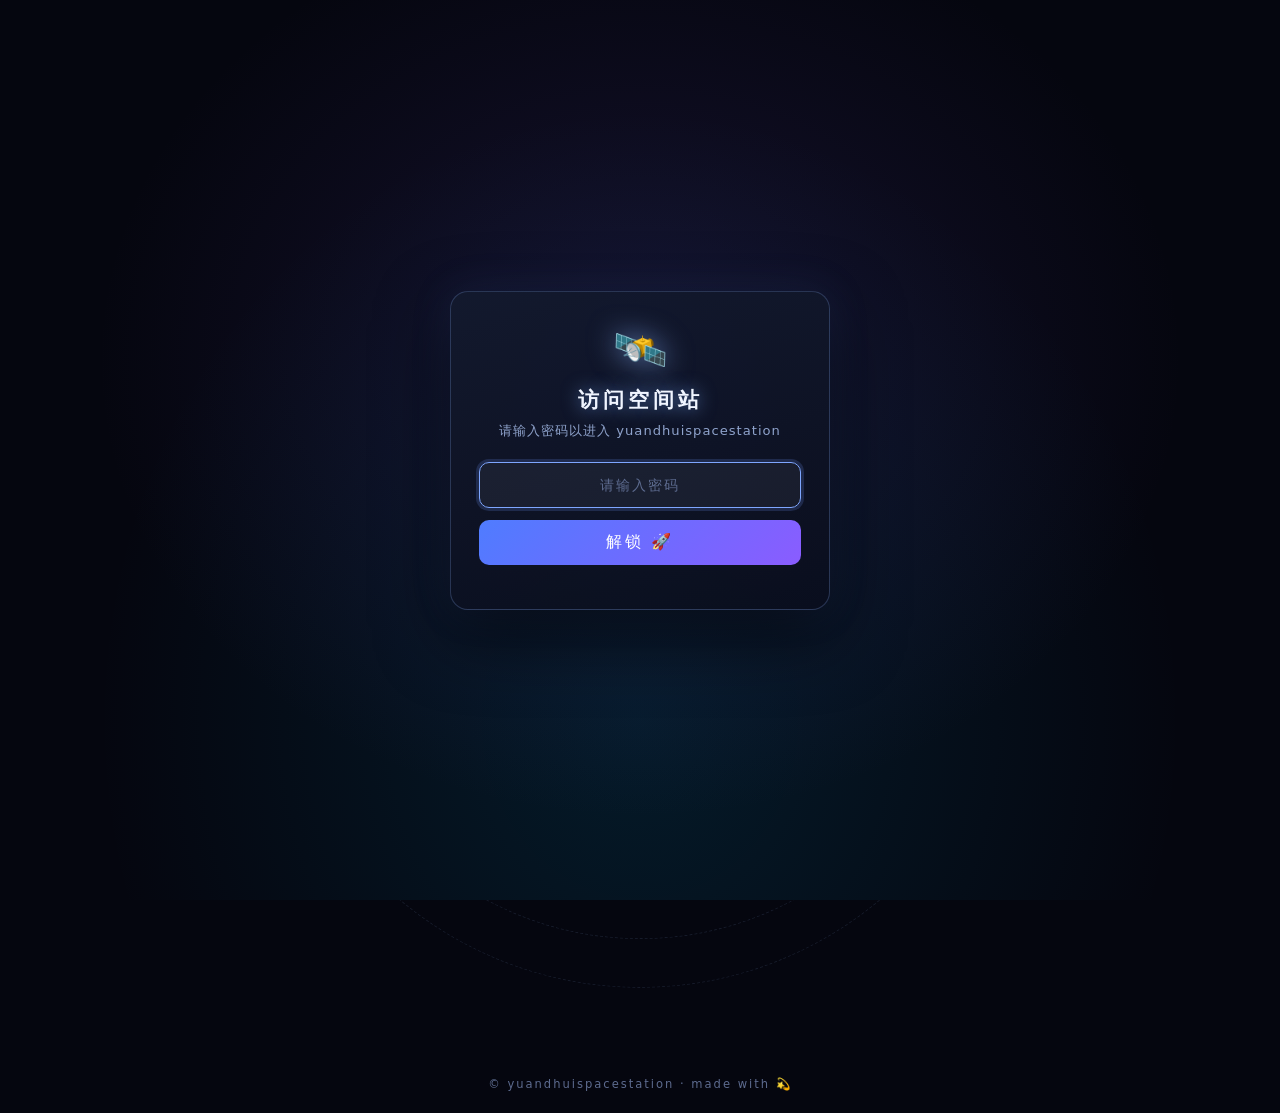
<file: index.html>
<!DOCTYPE html>
<html lang="zh-CN">
<head>
  <meta charset="UTF-8">
  <!-- 移动端适配：视口设置 -->
  <meta name="viewport" content="width=device-width, initial-scale=1.0">
  <meta name="description" content="yuandhuispacestation — 星空主题空间站：地球相册、火星2048、土星留言板">
  <title>yuandhuispacestation</title>
  <!-- emoji 小图标（无需外部文件） -->
  <link rel="icon" href="data:image/svg+xml,<svg xmlns='http://www.w3.org/2000/svg' viewBox='0 0 100 100'><text y='.9em' font-size='90'>🪐</text></svg>">
  <link rel="stylesheet" href="style.css">
</head>
<body>

  <!-- ============ 密码保护层（最先显示，验证通过后隐藏） ============ -->
  <div class="lock-screen" id="lockScreen">
    <div class="lock-box">
      <div class="lock-icon">🛰️</div>
      <h2 class="lock-title">访问空间站</h2>
      <p class="lock-tip">请输入密码以进入 yuandhuispacestation</p>
      <form class="lock-form" id="lockForm" autocomplete="off">
        <input
          type="password"
          id="lockInput"
          class="lock-input"
          placeholder="请输入密码"
          autocomplete="off"
          inputmode="numeric"
          maxlength="32"
          required>
        <button type="submit" class="lock-btn">解锁 🚀</button>
      </form>
      <p class="lock-error" id="lockError">密码错误，请重新输入</p>
    </div>
  </div>

  <!-- ============ 背景层（最底层，不拦截点击） ============ -->
  <div class="nebula" aria-hidden="true"></div>          <!-- 星云光晕（CSS 渐变） -->
  <canvas id="starfield" aria-hidden="true"></canvas>   <!-- 闪烁星星 + 流星（JS 绘制） -->

  <!-- ============ 背景音乐开关（默认静音） ============ -->
  <button id="musicToggle" class="music-btn" aria-label="播放背景音乐" title="播放背景音乐">🔇</button>

  <!-- ============ 页面标题 ============ -->
  <header>
    <h1 class="title">yuandhuispacestation</h1>
    <p class="subtitle">WELCOME TO OUR SPACE STATION</p>
    <p class="hint">太阳系八大行星绕日运行 · 点击 🌏地球 / 🔴火星 / 🪐土星 / 🐈金星 开启探索</p>
  </header>

  <!-- ============ 太阳系：八大行星轨道运行图（地球/火星/土星可点击弹窗） ============ -->
  <main class="space">

    <div class="solar-system" aria-label="太阳系八大行星轨道运行图">

      <!-- 中心太阳 -->
      <div class="sun" aria-hidden="true"></div>

      <!-- 水星（装饰，不可点击） -->
      <div class="orbit" style="--r:8"></div>
      <div class="revolver" style="--r:8;--t:4s">
        <div class="planet-mini mercury" title="水星"></div>
      </div>

      <!-- 🐈 金星：点击进入撸猫屋 -->
      <div class="orbit" style="--r:12"></div>
      <div class="revolver" style="--r:12;--t:7s">
        <div class="planet-wrap venus-wrap" data-modal="venusModal" role="button" tabindex="0" aria-label="金星：打开撸猫屋">
          <div class="planet-mini venus" title="金星 · 撸猫"></div>
        </div>
      </div>

      <!-- 🌏 地球：点击打开相册 -->
      <div class="orbit" style="--r:16.5"></div>
      <div class="revolver" style="--r:16.5;--t:10s">
        <div class="planet-wrap earth-wrap" data-modal="earthModal" role="button" tabindex="0" aria-label="地球：打开相册">
          <div class="planet-mini earth" title="地球 · 相册"></div>
        </div>
      </div>

      <!-- 🔴 火星：点击打开 2048 -->
      <div class="orbit" style="--r:20.5"></div>
      <div class="revolver" style="--r:20.5;--t:14s">
        <div class="planet-wrap mars-wrap" data-modal="marsModal" role="button" tabindex="0" aria-label="火星：打开2048小游戏">
          <div class="planet-mini mars" title="火星 · 2048"></div>
        </div>
      </div>

      <!-- 木星（装饰） -->
      <div class="orbit" style="--r:26"></div>
      <div class="revolver" style="--r:26;--t:22s">
        <div class="planet-mini jupiter" title="木星"></div>
      </div>

      <!-- 🪐 土星：点击打开留言板（带星环） -->
      <div class="orbit" style="--r:33"></div>
      <div class="revolver" style="--r:33;--t:30s">
        <div class="planet-wrap saturn-wrap" data-modal="saturnModal" role="button" tabindex="0" aria-label="土星：打开留言板">
          <div class="saturn-mini">
            <div class="ring-mini" aria-hidden="true"></div>
            <div class="planet-mini saturn"></div>
            <div class="ring-mini ring-front" aria-hidden="true"></div>
          </div>
        </div>
      </div>

      <!-- 天王星（装饰） -->
      <div class="orbit" style="--r:39.5"></div>
      <div class="revolver" style="--r:39.5;--t:40s">
        <div class="planet-mini uranus" title="天王星"></div>
      </div>

      <!-- 海王星（装饰） -->
      <div class="orbit" style="--r:45.5"></div>
      <div class="revolver" style="--r:45.5;--t:50s">
        <div class="planet-mini neptune" title="海王星"></div>
      </div>

    </div>
  </main>

  <footer>© yuandhuispacestation · made with 💫</footer>

  <!-- ============ 地球弹窗：图片相册 ============ -->
  <div class="modal" id="earthModal" aria-hidden="true">
    <div class="modal-box">
      <div class="modal-head">
        <h2 class="modal-title">🌏 地球 · 星际相册</h2>
        <button class="close-btn" data-close aria-label="关闭弹窗">✕</button>
      </div>
      <!-- 相册舞台：图片 + 左右切换按钮 + 页码 -->
      <div class="album-stage">
        <img id="albumImg" src="" alt="相册照片">
        <button class="album-nav prev" id="albumPrev" aria-label="上一张">‹</button>
        <button class="album-nav next" id="albumNext" aria-label="下一张">›</button>
        <span class="album-counter" id="albumCounter">1 / 6</span>
      </div>
      <!-- 圆点指示器（可点击跳转） -->
      <div class="album-dots" id="albumDots"></div>
      <p class="album-tip">💡 把图片放进项目根目录的 <code>images/</code> 文件夹，运行 <code>tools/gen_album_manifest.py</code> 后提交即可自动同步到相册</p>
    </div>
  </div>

  <!-- ============ 火星弹窗：2048 小游戏 ============ -->
  <div class="modal" id="marsModal" aria-hidden="true">
    <div class="modal-box">
      <div class="modal-head">
        <h2 class="modal-title">🔴 火星 · 2048 基地</h2>
        <button class="close-btn" data-close aria-label="关闭弹窗">✕</button>
      </div>
      <!-- 计分区：得分 / 最高分 / 重置按钮 -->
      <div class="score-bar">
        <div class="score-item"><span>得 分</span><b id="g2048Score">0</b></div>
        <div class="score-item"><span>最高分</span><b id="g2048Best">0</b></div>
        <button class="btn-reset" id="g2048Reset">↻ 重新开始</button>
      </div>
      <!-- 棋盘（触屏滑动区域） -->
      <div class="board-wrap">
        <div class="board" id="g2048Board"></div>
        <div class="game-over" id="g2048Over">
          <p>🚀 任务失败</p>
          <p class="over-score">得分：<b id="g2048OverScore">0</b></p>
        </div>
      </div>
      <p class="game-tip">⌨️ 方向键 / WASD 操作 · 📱 手机端在棋盘上滑动</p>
      <!-- 排行榜：Top 10，localStorage 持久化；破纪录会弹框留名 -->
      <div class="leaderboard">
        <div class="leaderboard-head">
          <span class="leaderboard-title">🏆 排行榜</span>
          <button class="btn-clear-board" id="g2048ClearBoard" title="清空排行榜">清空</button>
        </div>
        <div class="leaderboard-list" id="g2048BoardList"></div>
      </div>
    </div>
  </div>

  <!-- ============ 土星弹窗：留言板 ============ -->
  <div class="modal" id="saturnModal" aria-hidden="true">
    <div class="modal-box">
      <div class="modal-head">
        <h2 class="modal-title">🪐 土星 · 留言环</h2>
        <button class="close-btn" data-close aria-label="关闭弹窗">✕</button>
      </div>
      <!-- 留言表单 -->
      <form class="msg-form" id="msgForm">
        <input type="text" id="msgName" placeholder="昵称（可选，最多 20 字）" maxlength="20">
        <textarea id="msgText" placeholder="写下想说的话，发送到土星环…（最多 200 字）" maxlength="200" required></textarea>
        <button type="submit" class="btn-send">✉ 发送到土星环</button>
      </form>
      <div class="msg-count">共 <b id="msgCount">0</b> 条留言</div>
      <!-- 留言列表（JS 渲染） -->
      <div class="msg-list" id="msgList"></div>
    </div>
  </div>

  <!-- ============ 金星弹窗：撸猫屋 ============ -->
  <div class="modal" id="venusModal" aria-hidden="true">
    <div class="modal-box">
      <div class="modal-head">
        <h2 class="modal-title">🐈 金星 · 撸猫屋</h2>
        <button class="close-btn" data-close aria-label="关闭弹窗">✕</button>
      </div>
      <!-- 好感度条：累计数字 + 进度条（每 20 次满一圈，触发心动特效） -->
      <div class="affection-bar">
        <span class="affection-label">好感度</span>
        <div class="affection-progress">
          <div class="affection-fill" id="catAffectionFill"></div>
        </div>
        <b class="affection-num" id="catAffectionNum">0</b>
      </div>
      <!-- 撸猫舞台：点击小猫触发随机气泡 -->
      <div class="cat-stage" id="catStage">
        <div class="cat" id="catBody" role="button" tabindex="0" aria-label="点击撸猫">
          <div class="cat-emoji" id="catEmoji">🐱</div>
        </div>
      </div>
      <p class="cat-tip">👆 点一下小猫，它会咕噜咕噜地回应你</p>
    </div>
  </div>

  <!-- ============ 2048 破纪录弹框（独立层，z-index 高于普通弹窗） ============ -->
  <div class="record-modal" id="g2048RecordModal" aria-hidden="true">
    <div class="record-box">
      <div class="record-icon">🎉</div>
      <h2 class="record-title">恭喜打破纪录！</h2>
      <p class="record-desc" id="g2048RecordDesc"></p>
      <form class="record-form" id="g2048RecordForm" autocomplete="off">
        <input
          type="text"
          id="g2048RecordName"
          placeholder="请留下你的姓名（最多 20 字）"
          maxlength="20"
          autocomplete="off"
          required>
        <div class="record-actions">
          <button type="button" class="btn-skip" id="g2048RecordSkip">跳过</button>
          <button type="submit" class="btn-submit">上榜 ⭐</button>
        </div>
      </form>
      <p class="record-time-tip" id="g2048RecordTimeTip"></p>
    </div>
  </div>

  <!-- ============ 脚本（顺序：密码保护 → 相册清单 → 背景 → 音乐 → 游戏 → 留言板 → 主逻辑） ============ -->
  <script src="js/password.js"></script>
  <script src="js/album-manifest.js"></script>
  <script src="js/starfield.js"></script>
  <script src="js/music.js"></script>
  <script src="js/game2048.js"></script>
  <script src="js/messageboard.js"></script>
  <script src="js/main.js"></script>
</body>
</html>
</file>
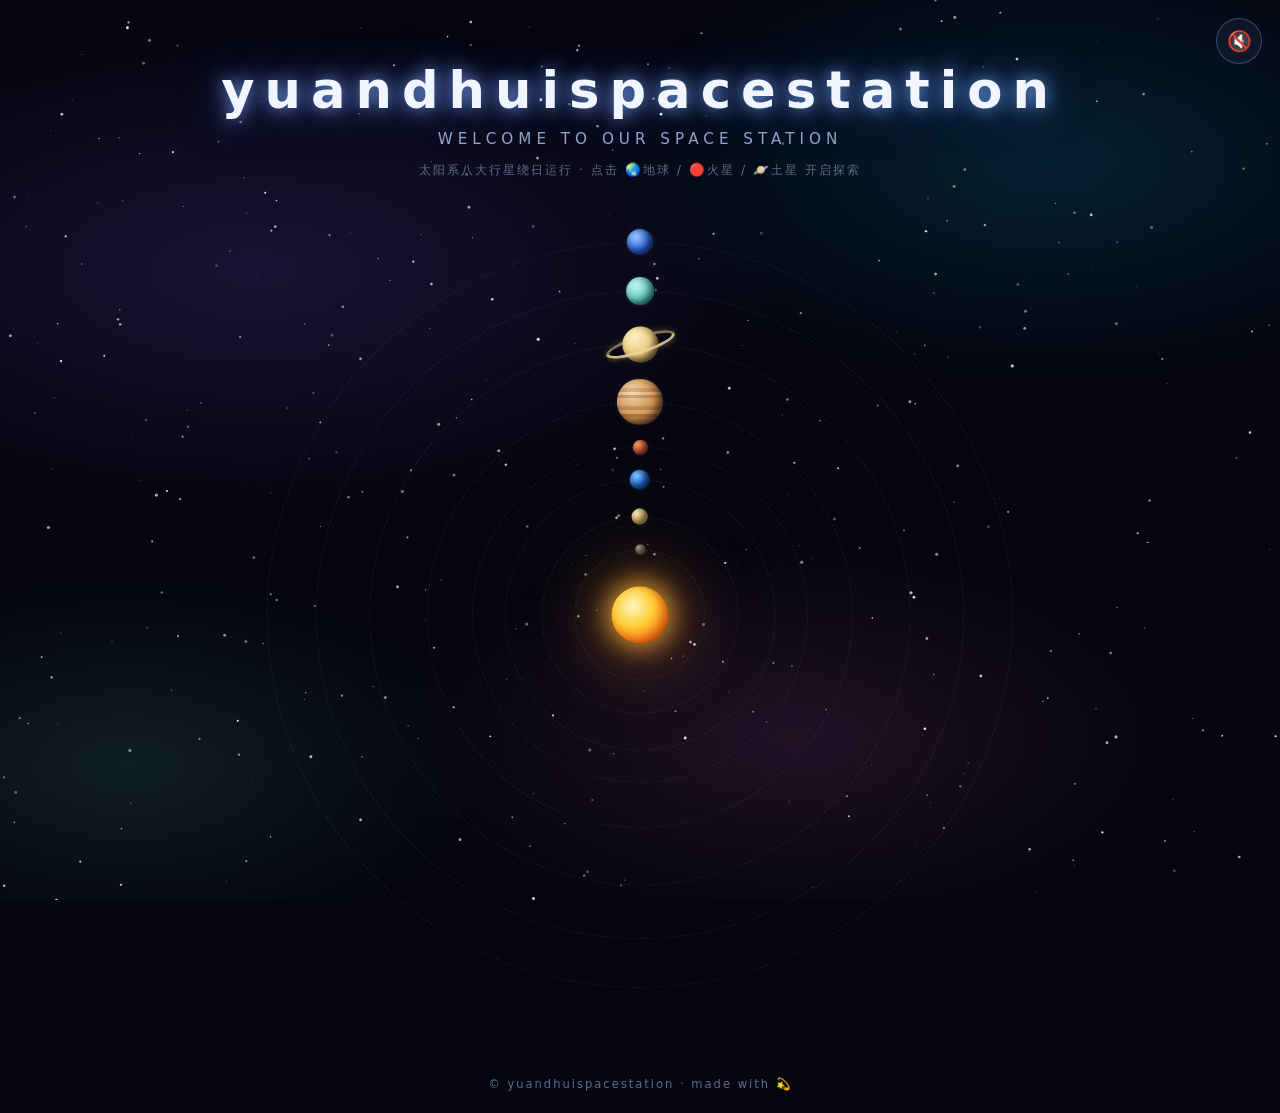
<file: _github_pkg/yuandhuispacestation/index.html>
<!DOCTYPE html>
<html lang="zh-CN">
<head>
  <meta charset="UTF-8">
  <!-- 移动端适配：视口设置 -->
  <meta name="viewport" content="width=device-width, initial-scale=1.0">
  <meta name="description" content="yuandhuispacestation — 星空主题空间站：地球相册、火星2048、土星留言板">
  <title>yuandhuispacestation</title>
  <!-- emoji 小图标（无需外部文件） -->
  <link rel="icon" href="data:image/svg+xml,<svg xmlns='http://www.w3.org/2000/svg' viewBox='0 0 100 100'><text y='.9em' font-size='90'>🪐</text></svg>">
  <link rel="stylesheet" href="style.css">
</head>
<body>

  <!-- ============ 背景层（最底层，不拦截点击） ============ -->
  <div class="nebula" aria-hidden="true"></div>          <!-- 星云光晕（CSS 渐变） -->
  <canvas id="starfield" aria-hidden="true"></canvas>   <!-- 闪烁星星 + 流星（JS 绘制） -->

  <!-- ============ 背景音乐开关（默认静音） ============ -->
  <button id="musicToggle" class="music-btn" aria-label="播放背景音乐" title="播放背景音乐">🔇</button>

  <!-- ============ 页面标题 ============ -->
  <header>
    <h1 class="title">yuandhuispacestation</h1>
    <p class="subtitle">WELCOME TO OUR SPACE STATION</p>
    <p class="hint">太阳系八大行星绕日运行 · 点击 🌏地球 / 🔴火星 / 🪐土星 开启探索</p>
  </header>

  <!-- ============ 太阳系：八大行星轨道运行图（地球/火星/土星可点击弹窗） ============ -->
  <main class="space">

    <div class="solar-system" aria-label="太阳系八大行星轨道运行图">

      <!-- 中心太阳 -->
      <div class="sun" aria-hidden="true"></div>

      <!-- 水星（装饰，不可点击） -->
      <div class="orbit" style="--r:8"></div>
      <div class="revolver" style="--r:8;--t:4s">
        <div class="planet-mini mercury" title="水星"></div>
      </div>

      <!-- 金星（装饰） -->
      <div class="orbit" style="--r:12"></div>
      <div class="revolver" style="--r:12;--t:7s">
        <div class="planet-mini venus" title="金星"></div>
      </div>

      <!-- 🌏 地球：点击打开相册 -->
      <div class="orbit" style="--r:16.5"></div>
      <div class="revolver" style="--r:16.5;--t:10s">
        <div class="planet-wrap earth-wrap" data-modal="earthModal" role="button" tabindex="0" aria-label="地球：打开相册">
          <div class="planet-mini earth" title="地球 · 相册"></div>
        </div>
      </div>

      <!-- 🔴 火星：点击打开 2048 -->
      <div class="orbit" style="--r:20.5"></div>
      <div class="revolver" style="--r:20.5;--t:14s">
        <div class="planet-wrap mars-wrap" data-modal="marsModal" role="button" tabindex="0" aria-label="火星：打开2048小游戏">
          <div class="planet-mini mars" title="火星 · 2048"></div>
        </div>
      </div>

      <!-- 木星（装饰） -->
      <div class="orbit" style="--r:26"></div>
      <div class="revolver" style="--r:26;--t:22s">
        <div class="planet-mini jupiter" title="木星"></div>
      </div>

      <!-- 🪐 土星：点击打开留言板（带星环） -->
      <div class="orbit" style="--r:33"></div>
      <div class="revolver" style="--r:33;--t:30s">
        <div class="planet-wrap saturn-wrap" data-modal="saturnModal" role="button" tabindex="0" aria-label="土星：打开留言板">
          <div class="saturn-mini">
            <div class="ring-mini" aria-hidden="true"></div>
            <div class="planet-mini saturn"></div>
            <div class="ring-mini ring-front" aria-hidden="true"></div>
          </div>
        </div>
      </div>

      <!-- 天王星（装饰） -->
      <div class="orbit" style="--r:39.5"></div>
      <div class="revolver" style="--r:39.5;--t:40s">
        <div class="planet-mini uranus" title="天王星"></div>
      </div>

      <!-- 海王星（装饰） -->
      <div class="orbit" style="--r:45.5"></div>
      <div class="revolver" style="--r:45.5;--t:50s">
        <div class="planet-mini neptune" title="海王星"></div>
      </div>

    </div>
  </main>

  <footer>© yuandhuispacestation · made with 💫</footer>

  <!-- ============ 地球弹窗：图片相册 ============ -->
  <div class="modal" id="earthModal" aria-hidden="true">
    <div class="modal-box">
      <div class="modal-head">
        <h2 class="modal-title">🌏 地球 · 星际相册</h2>
        <button class="close-btn" data-close aria-label="关闭弹窗">✕</button>
      </div>
      <!-- 相册舞台：图片 + 左右切换按钮 + 页码 -->
      <div class="album-stage">
        <img id="albumImg" src="" alt="相册照片">
        <button class="album-nav prev" id="albumPrev" aria-label="上一张">‹</button>
        <button class="album-nav next" id="albumNext" aria-label="下一张">›</button>
        <span class="album-counter" id="albumCounter">1 / 6</span>
      </div>
      <!-- 圆点指示器（可点击跳转） -->
      <div class="album-dots" id="albumDots"></div>
      <p class="album-tip">💡 把图片放进项目根目录的 <code>images/</code> 文件夹，运行 <code>tools/gen_album_manifest.py</code> 后提交即可自动同步到相册</p>
    </div>
  </div>

  <!-- ============ 火星弹窗：2048 小游戏 ============ -->
  <div class="modal" id="marsModal" aria-hidden="true">
    <div class="modal-box">
      <div class="modal-head">
        <h2 class="modal-title">🔴 火星 · 2048 基地</h2>
        <button class="close-btn" data-close aria-label="关闭弹窗">✕</button>
      </div>
      <!-- 计分区：得分 / 最高分 / 重置按钮 -->
      <div class="score-bar">
        <div class="score-item"><span>得 分</span><b id="g2048Score">0</b></div>
        <div class="score-item"><span>最高分</span><b id="g2048Best">0</b></div>
        <button class="btn-reset" id="g2048Reset">↻ 重新开始</button>
      </div>
      <!-- 棋盘（触屏滑动区域） -->
      <div class="board-wrap">
        <div class="board" id="g2048Board"></div>
        <div class="game-over" id="g2048Over">
          <p>🚀 任务失败</p>
          <p class="over-score">得分：<b id="g2048OverScore">0</b></p>
        </div>
      </div>
      <p class="game-tip">⌨️ 方向键 / WASD 操作 · 📱 手机端在棋盘上滑动</p>
    </div>
  </div>

  <!-- ============ 土星弹窗：留言板 ============ -->
  <div class="modal" id="saturnModal" aria-hidden="true">
    <div class="modal-box">
      <div class="modal-head">
        <h2 class="modal-title">🪐 土星 · 留言环</h2>
        <button class="close-btn" data-close aria-label="关闭弹窗">✕</button>
      </div>
      <!-- 留言表单 -->
      <form class="msg-form" id="msgForm">
        <input type="text" id="msgName" placeholder="昵称（可选，最多 20 字）" maxlength="20">
        <textarea id="msgText" placeholder="写下想说的话，发送到土星环…（最多 200 字）" maxlength="200" required></textarea>
        <button type="submit" class="btn-send">✉ 发送到土星环</button>
      </form>
      <div class="msg-count">共 <b id="msgCount">0</b> 条留言</div>
      <!-- 留言列表（JS 渲染） -->
      <div class="msg-list" id="msgList"></div>
    </div>
  </div>

  <!-- ============ 脚本（顺序：相册清单 → 背景 → 音乐 → 游戏 → 留言板 → 主逻辑） ============ -->
  <script src="js/album-manifest.js"></script>
  <script src="js/starfield.js"></script>
  <script src="js/music.js"></script>
  <script src="js/game2048.js"></script>
  <script src="js/messageboard.js"></script>
  <script src="js/main.js"></script>
</body>
</html>
</file>
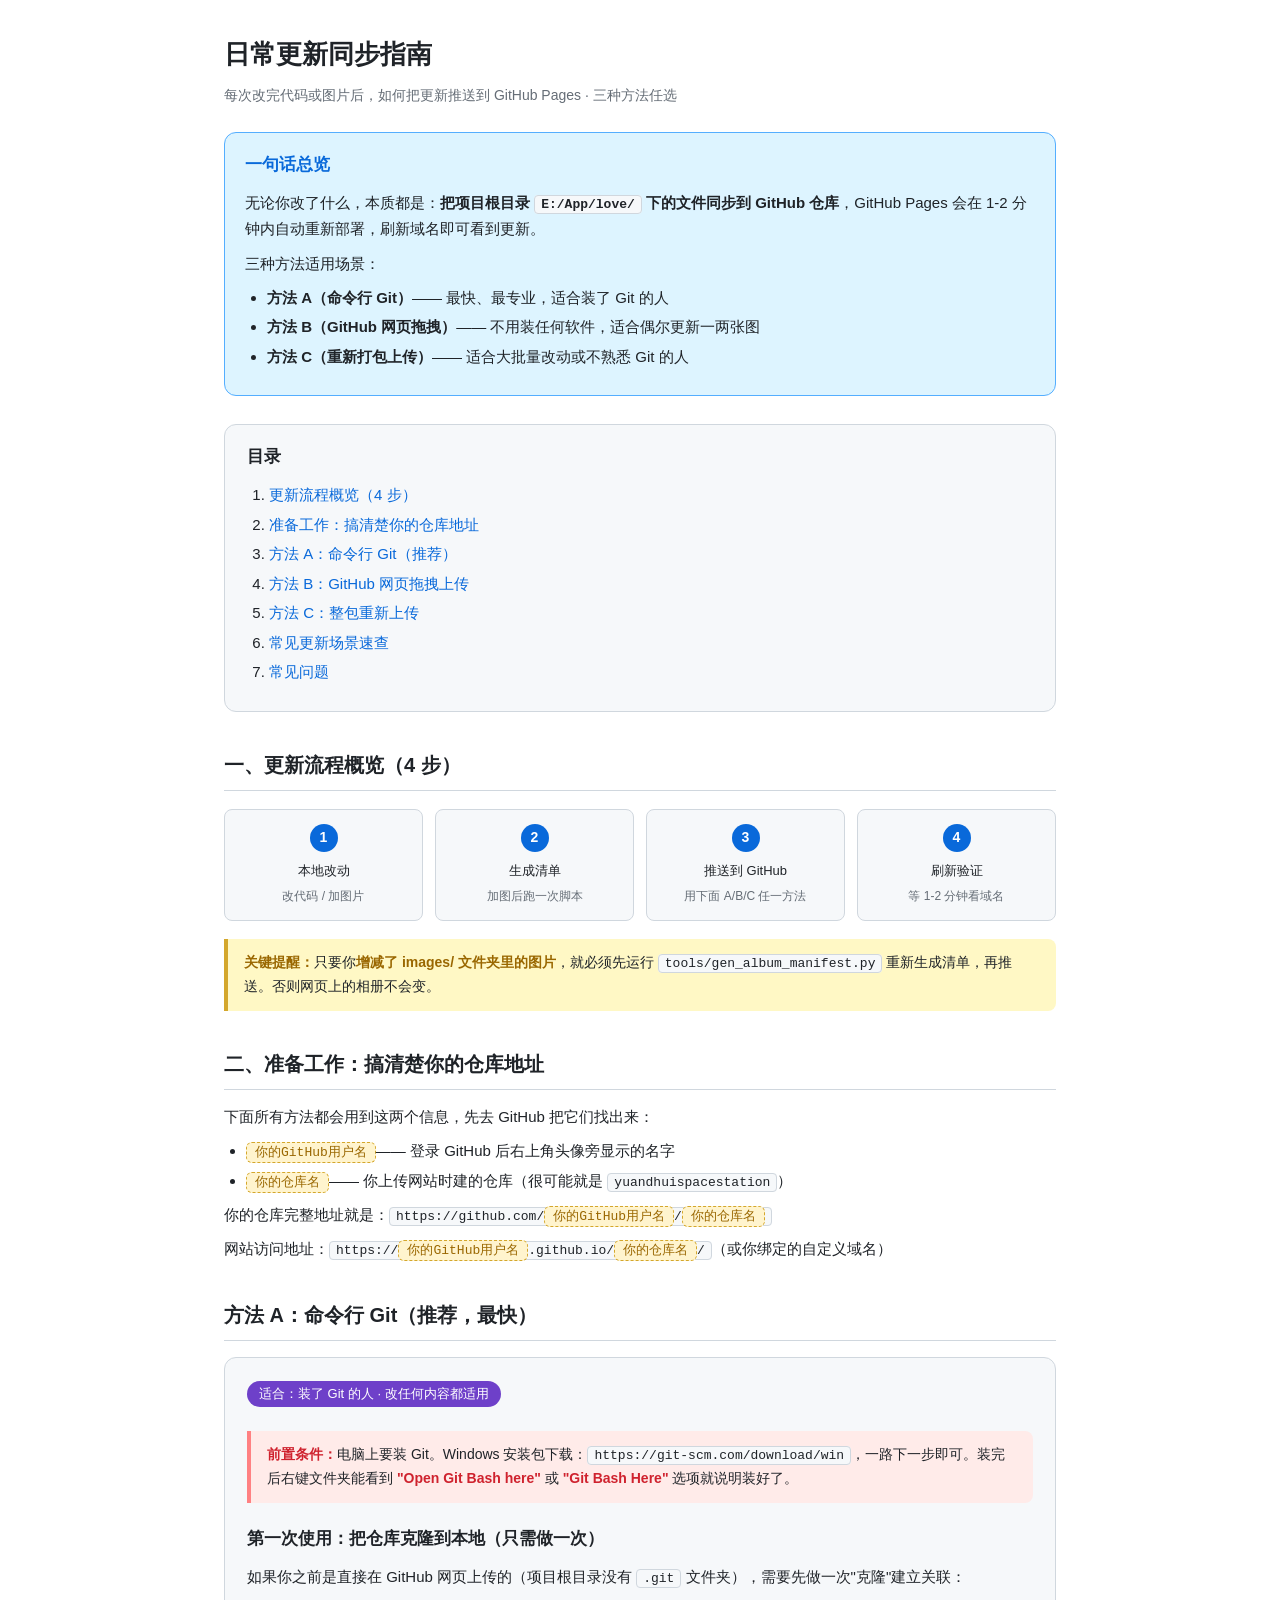
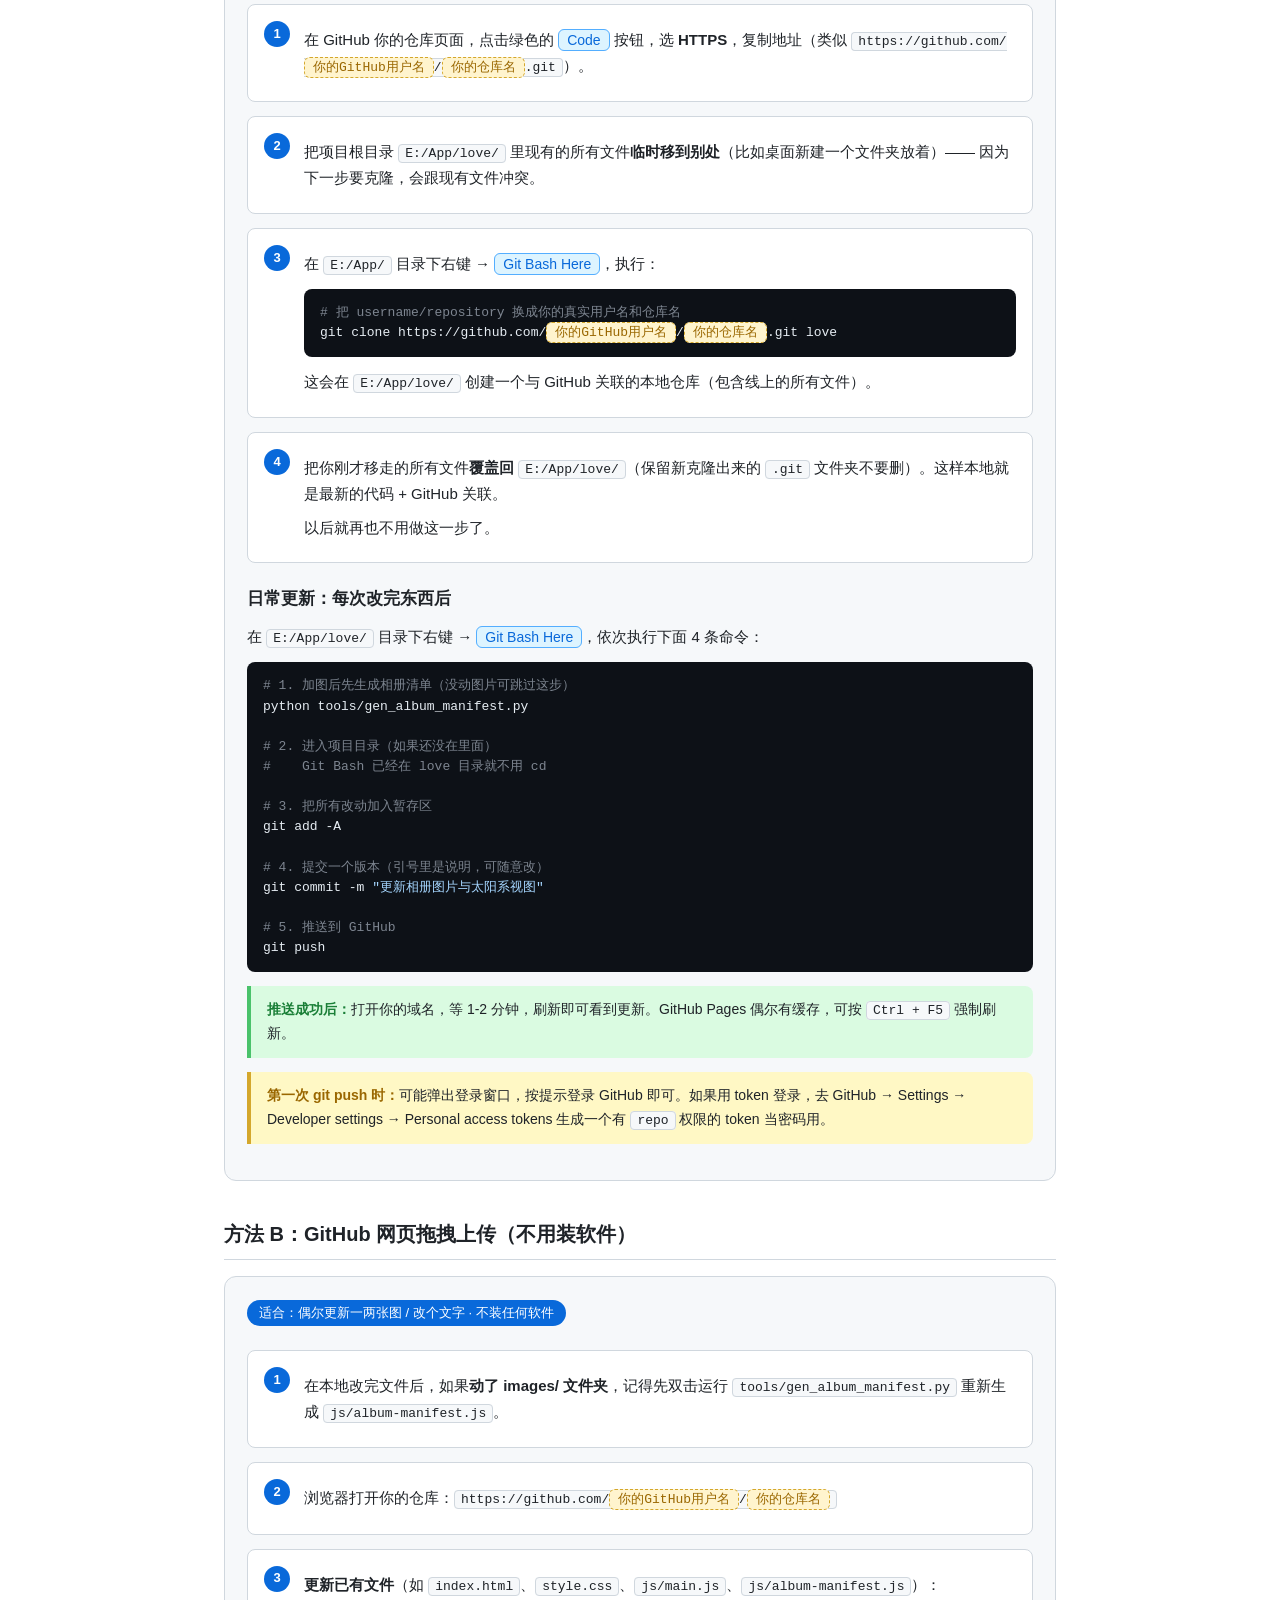
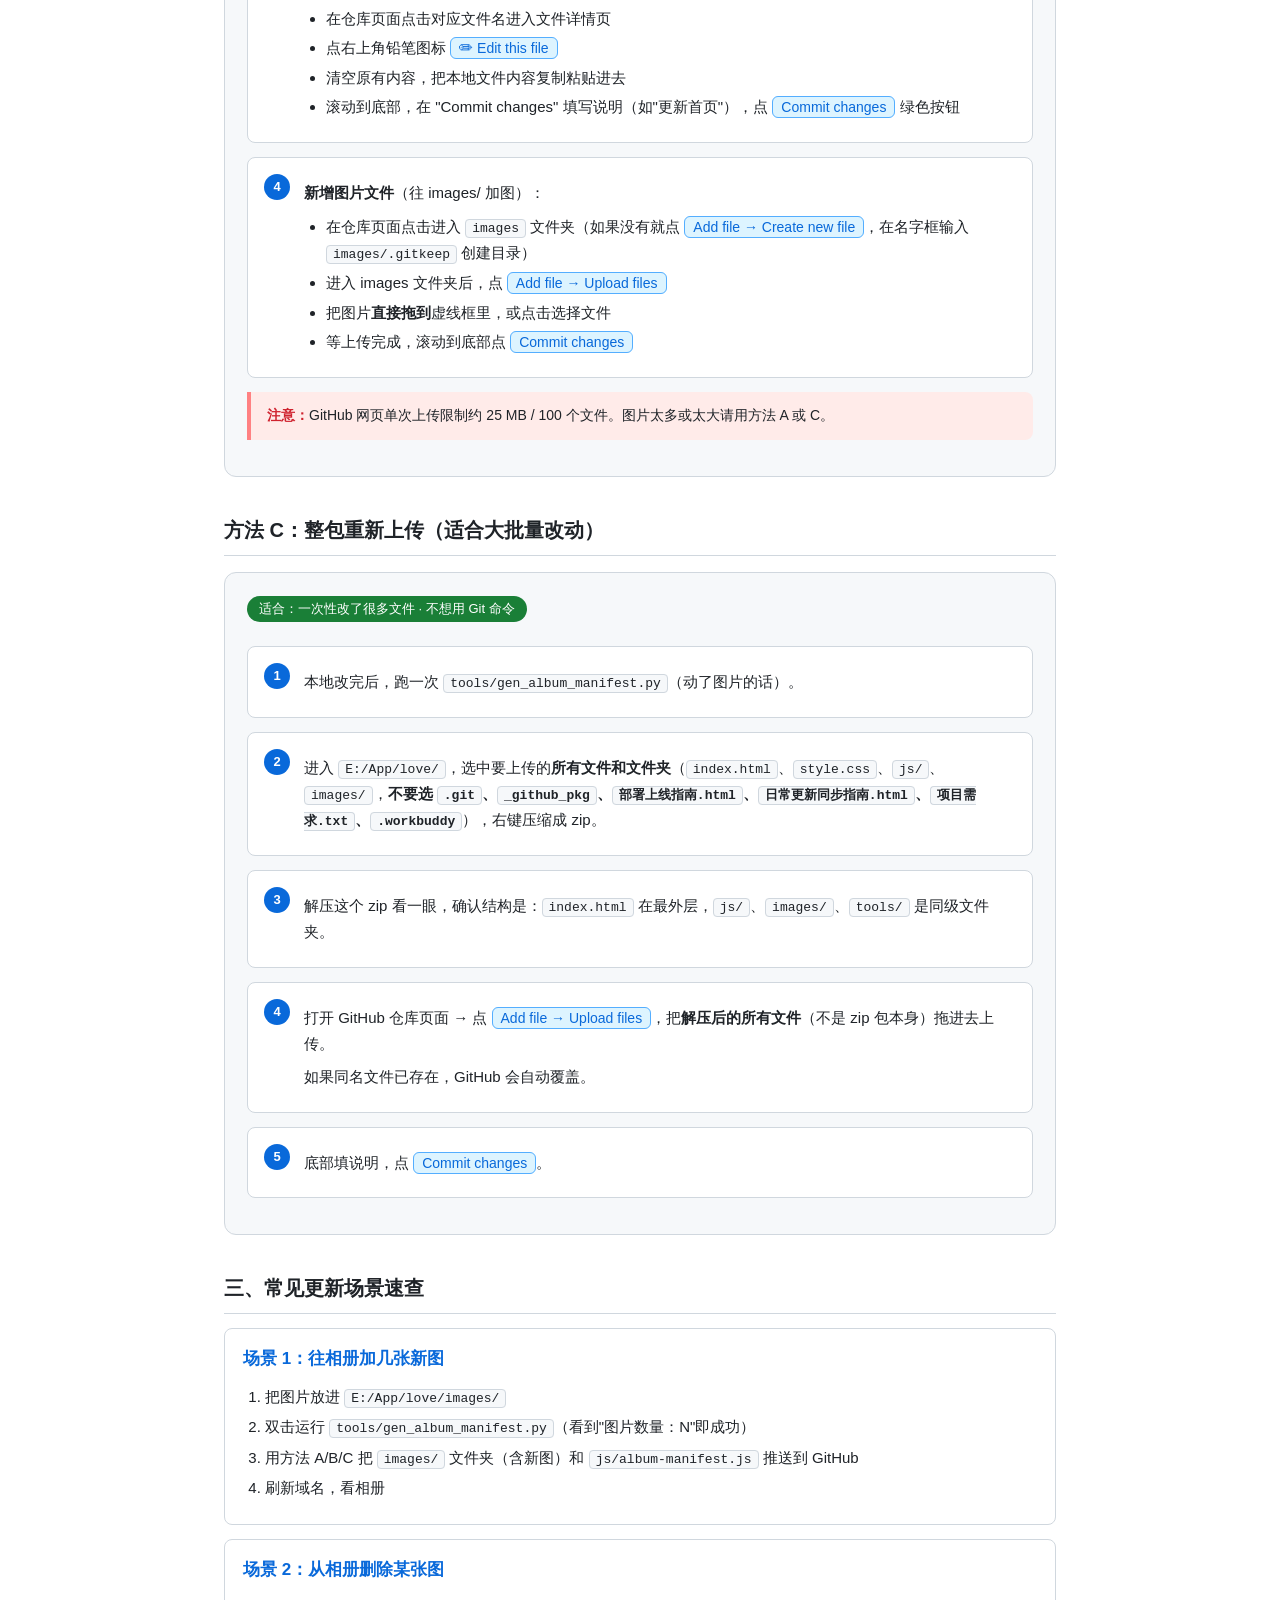
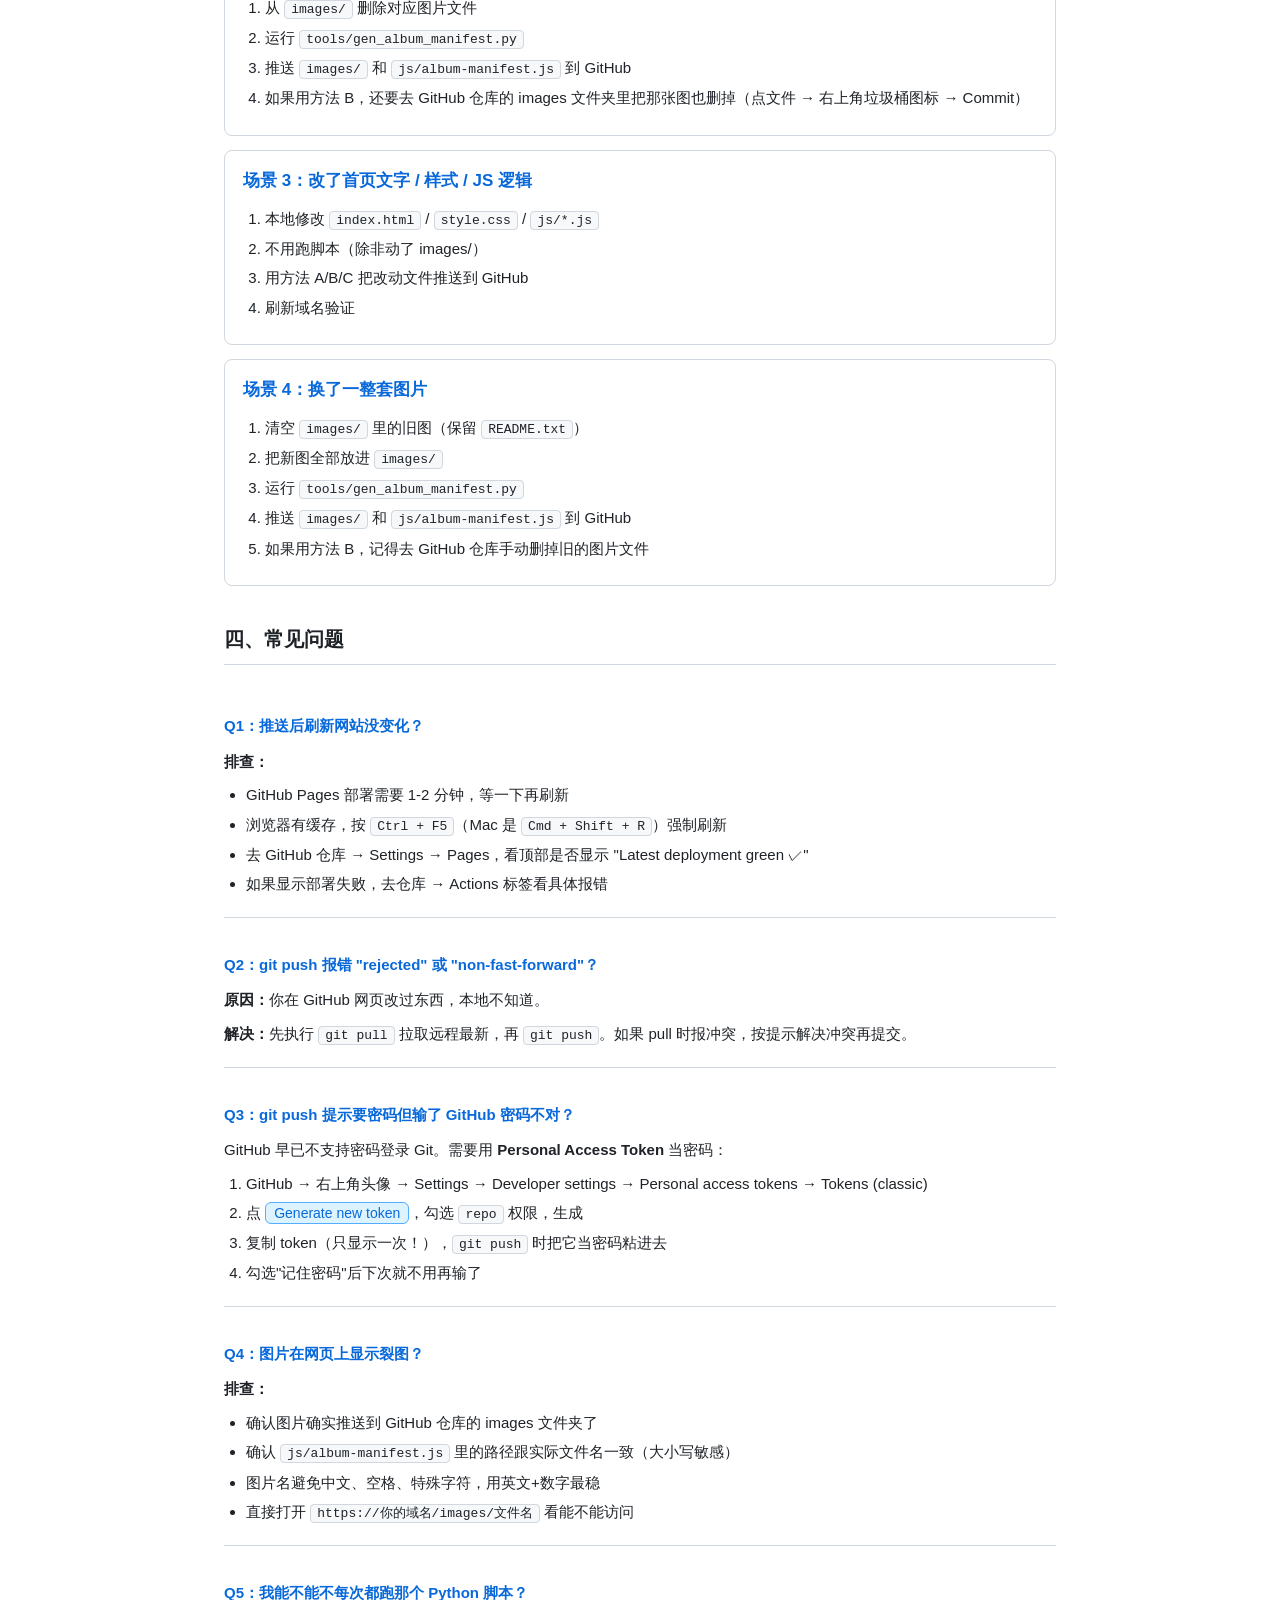
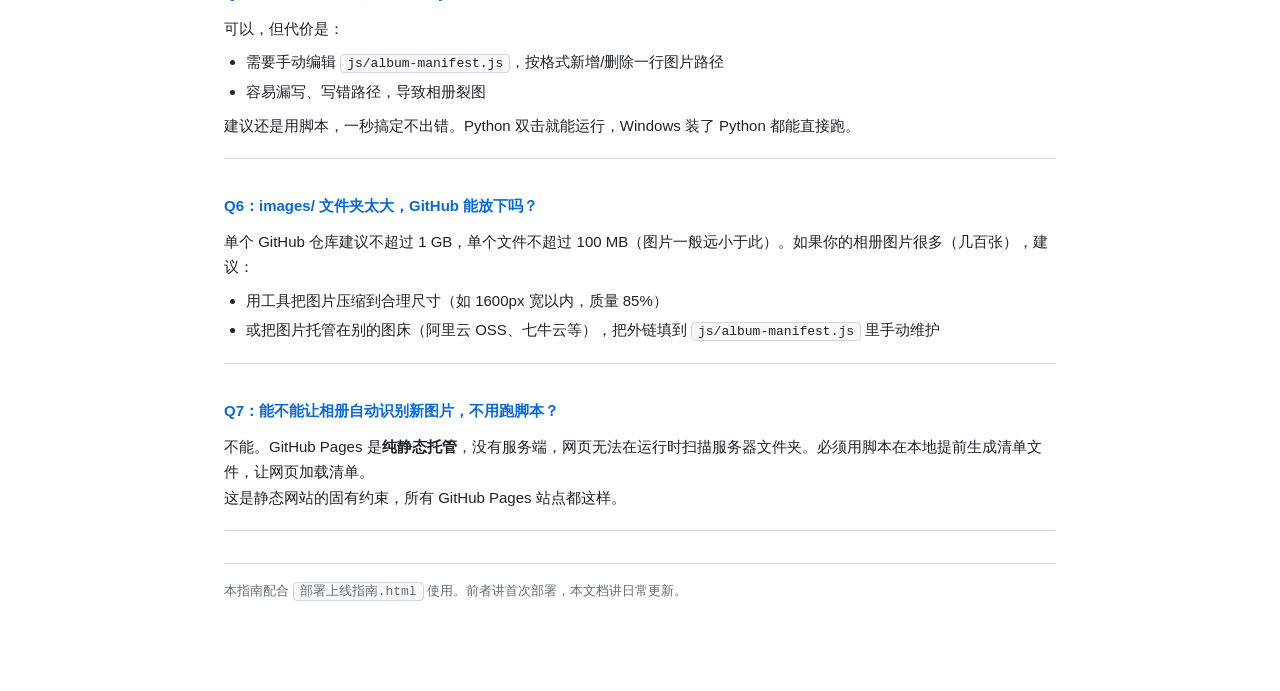
<file: 日常更新同步指南.html>
<!DOCTYPE html>
<html lang="zh-CN">
<head>
<meta charset="UTF-8">
<meta name="viewport" content="width=device-width, initial-scale=1.0">
<title>日常更新同步指南 · yuandhuispacestation</title>
<style>
  :root{
    --bg:#ffffff; --surface:#f6f8fa; --border:#d0d7de; --text:#1f2328;
    --muted:#656d76; --blue:#0969da; --blue-bg:#ddf4ff; --blue-border:#54aeff;
    --amber:#9a6700; --amber-bg:#fff8c5; --amber-border:#d4a72c;
    --green:#1a7f37; --green-bg:#dafbe1; --green-border:#4ac26b;
    --red:#cf222e; --red-bg:#ffebe9; --red-border:#ff8182;
    --radius:12px; --mono:'SFMono-Regular',Consolas,'Liberation Mono',Menlo,monospace;
  }
  *{box-sizing:border-box;margin:0;padding:0}
  body{font-family:-apple-system,BlinkMacSystemFont,'Segoe UI','Noto Sans SC',sans-serif;
    background:var(--bg);color:var(--text);line-height:1.7;font-size:15px}
  .wrap{max-width:880px;margin:0 auto;padding:32px 24px 80px}
  h1{font-size:26px;font-weight:600;margin-bottom:6px}
  .sub{color:var(--muted);font-size:14px;margin-bottom:24px}
  h2{font-size:20px;font-weight:600;margin:36px 0 14px;padding-bottom:8px;border-bottom:1px solid var(--border)}
  h3{font-size:17px;font-weight:600;margin:22px 0 10px}
  p{margin:8px 0}
  ul,ol{margin:8px 0 8px 22px}
  li{margin:4px 0}
  .lead{background:var(--blue-bg);border:1px solid var(--blue-border);border-radius:var(--radius);padding:18px 20px;margin-bottom:28px}
  .lead h3{margin-top:0;color:var(--blue)}
  .flow{display:grid;grid-template-columns:repeat(4,1fr);gap:12px;margin:18px 0}
  .flow-step{background:var(--surface);border:1px solid var(--border);border-radius:8px;padding:14px;text-align:center}
  .flow-step .n{display:inline-flex;align-items:center;justify-content:center;width:28px;height:28px;border-radius:50%;background:var(--blue);color:#fff;font-weight:600;font-size:14px;margin-bottom:8px}
  .flow-step .t{font-size:13px;color:var(--text);font-weight:500}
  .flow-step .d{font-size:12px;color:var(--muted);margin-top:4px}
  .method{background:var(--surface);border:1px solid var(--border);border-radius:var(--radius);padding:22px;margin:16px 0}
  .method-tag{display:inline-block;font-size:13px;font-weight:500;padding:2px 12px;border-radius:20px;margin-bottom:10px;color:#fff}
  .tag-cli{background:#6e40c9}
  .tag-web{background:#0969da}
  .tag-zip{background:#1a7f37}
  .step{display:flex;gap:14px;margin:14px 0;padding:14px 16px;background:#fff;border:1px solid var(--border);border-radius:8px}
  .step-num{flex-shrink:0;width:26px;height:26px;border-radius:50%;background:var(--blue);color:#fff;font-size:13px;font-weight:600;display:flex;align-items:center;justify-content:center;margin-top:2px}
  .step-body{flex:1}
  .step-body strong{font-weight:600}
  .click{background:var(--blue-bg);border:1px solid var(--blue-border);border-radius:6px;padding:2px 8px;font-size:14px;font-weight:500;color:var(--blue);white-space:nowrap}
  code{font-family:var(--mono);background:var(--surface);border:1px solid var(--border);padding:1px 6px;border-radius:4px;font-size:13px}
  pre{font-family:var(--mono);background:#0d1117;color:#e6edf3;padding:14px 16px;border-radius:8px;overflow-x:auto;font-size:13px;line-height:1.55;margin:12px 0}
  pre .c{color:#7d8590}
  pre .k{color:#ff7b72}
  pre .s{color:#a5d6ff}
  pre .v{color:#79c0ff}
  .tip{background:var(--amber-bg);border-left:4px solid var(--amber-border);padding:12px 16px;border-radius:0 8px 8px 0;margin:14px 0;font-size:14px}
  .tip strong{color:var(--amber)}
  .warn{background:var(--red-bg);border-left:4px solid var(--red-border);padding:12px 16px;border-radius:0 8px 8px 0;margin:14px 0;font-size:14px}
  .warn strong{color:var(--red)}
  .ok{background:var(--green-bg);border-left:4px solid var(--green-border);padding:12px 16px;border-radius:0 8px 8px 0;margin:14px 0;font-size:14px}
  .ok strong{color:var(--green)}
  .replace{background:#fff4ce;border:1px dashed var(--amber-border);border-radius:6px;padding:2px 8px;font-family:var(--mono);font-size:13px;color:var(--amber);font-weight:500}
  .toc{background:var(--surface);border:1px solid var(--border);border-radius:var(--radius);padding:18px 22px;margin-bottom:24px}
  .toc h3{margin-top:0}
  .toc ol{margin-left:22px}
  .toc a{color:var(--blue);text-decoration:none}
  .toc a:hover{text-decoration:underline}
  .faq{border-bottom:1px solid var(--border);padding:12px 0}
  .faq h3{color:var(--blue);font-size:15px}
  .scene{background:#fff;border:1px solid var(--border);border-radius:8px;padding:16px 18px;margin:14px 0}
  .scene h3{margin-top:0;color:var(--blue)}
  .footnote{color:var(--muted);font-size:13px;margin-top:32px;padding-top:16px;border-top:1px solid var(--border)}
  @media (max-width:640px){.flow{grid-template-columns:repeat(2,1fr)}}
</style>
</head>
<body>
<div class="wrap">

<h1>日常更新同步指南</h1>
<p class="sub">每次改完代码或图片后，如何把更新推送到 GitHub Pages · 三种方法任选</p>

<div class="lead">
  <h3>一句话总览</h3>
  <p>无论你改了什么，本质都是：<strong>把项目根目录 <code>E:/App/love/</code> 下的文件同步到 GitHub 仓库</strong>，GitHub Pages 会在 1-2 分钟内自动重新部署，刷新域名即可看到更新。</p>
  <p style="margin-top:10px">三种方法适用场景：</p>
  <ul style="margin-top:4px">
    <li><strong>方法 A（命令行 Git）</strong>—— 最快、最专业，适合装了 Git 的人</li>
    <li><strong>方法 B（GitHub 网页拖拽）</strong>—— 不用装任何软件，适合偶尔更新一两张图</li>
    <li><strong>方法 C（重新打包上传）</strong>—— 适合大批量改动或不熟悉 Git 的人</li>
  </ul>
</div>

<div class="toc">
  <h3>目录</h3>
  <ol>
    <li><a href="#flow">更新流程概览（4 步）</a></li>
    <li><a href="#prepare">准备工作：搞清楚你的仓库地址</a></li>
    <li><a href="#a">方法 A：命令行 Git（推荐）</a></li>
    <li><a href="#b">方法 B：GitHub 网页拖拽上传</a></li>
    <li><a href="#c">方法 C：整包重新上传</a></li>
    <li><a href="#scenes">常见更新场景速查</a></li>
    <li><a href="#faq">常见问题</a></li>
  </ol>
</div>

<h2 id="flow">一、更新流程概览（4 步）</h2>
<div class="flow">
  <div class="flow-step"><div class="n">1</div><div class="t">本地改动</div><div class="d">改代码 / 加图片</div></div>
  <div class="flow-step"><div class="n">2</div><div class="t">生成清单</div><div class="d">加图后跑一次脚本</div></div>
  <div class="flow-step"><div class="n">3</div><div class="t">推送到 GitHub</div><div class="d">用下面 A/B/C 任一方法</div></div>
  <div class="flow-step"><div class="n">4</div><div class="t">刷新验证</div><div class="d">等 1-2 分钟看域名</div></div>
</div>

<div class="tip">
  <strong>关键提醒：</strong>只要你<strong>增减了 images/ 文件夹里的图片</strong>，就必须先运行 <code>tools/gen_album_manifest.py</code> 重新生成清单，再推送。否则网页上的相册不会变。
</div>

<h2 id="prepare">二、准备工作：搞清楚你的仓库地址</h2>
<p>下面所有方法都会用到这两个信息，先去 GitHub 把它们找出来：</p>
<ul>
  <li><span class="replace">你的GitHub用户名</span>—— 登录 GitHub 后右上角头像旁显示的名字</li>
  <li><span class="replace">你的仓库名</span>—— 你上传网站时建的仓库（很可能就是 <code>yuandhuispacestation</code>）</li>
</ul>
<p>你的仓库完整地址就是：<code>https://github.com/<span class="replace">你的GitHub用户名</span>/<span class="replace">你的仓库名</span></code></p>
<p>网站访问地址：<code>https://<span class="replace">你的GitHub用户名</span>.github.io/<span class="replace">你的仓库名</span>/</code>（或你绑定的自定义域名）</p>


<!-- ============ 方法 A ============ -->
<h2 id="a">方法 A：命令行 Git（推荐，最快）</h2>
<div class="method">
  <span class="method-tag tag-cli">适合：装了 Git 的人 · 改任何内容都适用</span>

  <div class="warn">
    <strong>前置条件：</strong>电脑上要装 Git。Windows 安装包下载：<code>https://git-scm.com/download/win</code>，一路下一步即可。装完后右键文件夹能看到 <strong>"Open Git Bash here"</strong> 或 <strong>"Git Bash Here"</strong> 选项就说明装好了。
  </div>

  <h3>第一次使用：把仓库克隆到本地（只需做一次）</h3>
  <p>如果你之前是直接在 GitHub 网页上传的（项目根目录没有 <code>.git</code> 文件夹），需要先做一次"克隆"建立关联：</p>

  <div class="step">
    <div class="step-num">1</div>
    <div class="step-body">
      <p>在 GitHub 你的仓库页面，点击绿色的 <span class="click">Code</span> 按钮，选 <strong>HTTPS</strong>，复制地址（类似 <code>https://github.com/<span class="replace">你的GitHub用户名</span>/<span class="replace">你的仓库名</span>.git</code>）。</p>
    </div>
  </div>

  <div class="step">
    <div class="step-num">2</div>
    <div class="step-body">
      <p>把项目根目录 <code>E:/App/love/</code> 里现有的所有文件<strong>临时移到别处</strong>（比如桌面新建一个文件夹放着）—— 因为下一步要克隆，会跟现有文件冲突。</p>
    </div>
  </div>

  <div class="step">
    <div class="step-num">3</div>
    <div class="step-body">
      <p>在 <code>E:/App/</code> 目录下右键 → <span class="click">Git Bash Here</span>，执行：</p>
      <pre><span class="c"># 把 username/repository 换成你的真实用户名和仓库名</span>
git clone https://github.com/<span class="replace">你的GitHub用户名</span>/<span class="replace">你的仓库名</span>.git love</pre>
      <p>这会在 <code>E:/App/love/</code> 创建一个与 GitHub 关联的本地仓库（包含线上的所有文件）。</p>
    </div>
  </div>

  <div class="step">
    <div class="step-num">4</div>
    <div class="step-body">
      <p>把你刚才移走的所有文件<strong>覆盖回</strong> <code>E:/App/love/</code>（保留新克隆出来的 <code>.git</code> 文件夹不要删）。这样本地就是最新的代码 + GitHub 关联。</p>
      <p>以后就再也不用做这一步了。</p>
    </div>
  </div>

  <h3>日常更新：每次改完东西后</h3>
  <p>在 <code>E:/App/love/</code> 目录下右键 → <span class="click">Git Bash Here</span>，依次执行下面 4 条命令：</p>

  <pre><span class="c"># 1. 加图后先生成相册清单（没动图片可跳过这步）</span>
python tools/gen_album_manifest.py

<span class="c"># 2. 进入项目目录（如果还没在里面）</span>
<span class="c">#    Git Bash 已经在 love 目录就不用 cd</span>

<span class="c"># 3. 把所有改动加入暂存区</span>
git add -A

<span class="c"># 4. 提交一个版本（引号里是说明，可随意改）</span>
git commit -m <span class="s">"更新相册图片与太阳系视图"</span>

<span class="c"># 5. 推送到 GitHub</span>
git push</pre>

  <div class="ok">
    <strong>推送成功后：</strong>打开你的域名，等 1-2 分钟，刷新即可看到更新。GitHub Pages 偶尔有缓存，可按 <code>Ctrl + F5</code> 强制刷新。
  </div>

  <div class="tip">
    <strong>第一次 git push 时：</strong>可能弹出登录窗口，按提示登录 GitHub 即可。如果用 token 登录，去 GitHub → Settings → Developer settings → Personal access tokens 生成一个有 <code>repo</code> 权限的 token 当密码用。
  </div>
</div>


<!-- ============ 方法 B ============ -->
<h2 id="b">方法 B：GitHub 网页拖拽上传（不用装软件）</h2>
<div class="method">
  <span class="method-tag tag-web">适合：偶尔更新一两张图 / 改个文字 · 不装任何软件</span>

  <div class="step">
    <div class="step-num">1</div>
    <div class="step-body">
      <p>在本地改完文件后，如果<strong>动了 images/ 文件夹</strong>，记得先双击运行 <code>tools/gen_album_manifest.py</code> 重新生成 <code>js/album-manifest.js</code>。</p>
    </div>
  </div>

  <div class="step">
    <div class="step-num">2</div>
    <div class="step-body">
      <p>浏览器打开你的仓库：<code>https://github.com/<span class="replace">你的GitHub用户名</span>/<span class="replace">你的仓库名</span></code></p>
    </div>
  </div>

  <div class="step">
    <div class="step-num">3</div>
    <div class="step-body">
      <p><strong>更新已有文件</strong>（如 <code>index.html</code>、<code>style.css</code>、<code>js/main.js</code>、<code>js/album-manifest.js</code>）：</p>
      <ul>
        <li>在仓库页面点击对应文件名进入文件详情页</li>
        <li>点右上角铅笔图标 <span class="click">✏ Edit this file</span></li>
        <li>清空原有内容，把本地文件内容复制粘贴进去</li>
        <li>滚动到底部，在 "Commit changes" 填写说明（如"更新首页"），点 <span class="click">Commit changes</span> 绿色按钮</li>
      </ul>
    </div>
  </div>

  <div class="step">
    <div class="step-num">4</div>
    <div class="step-body">
      <p><strong>新增图片文件</strong>（往 images/ 加图）：</p>
      <ul>
        <li>在仓库页面点击进入 <code>images</code> 文件夹（如果没有就点 <span class="click">Add file → Create new file</span>，在名字框输入 <code>images/.gitkeep</code> 创建目录）</li>
        <li>进入 images 文件夹后，点 <span class="click">Add file → Upload files</span></li>
        <li>把图片<strong>直接拖到</strong>虚线框里，或点击选择文件</li>
        <li>等上传完成，滚动到底部点 <span class="click">Commit changes</span></li>
      </ul>
    </div>
  </div>

  <div class="warn">
    <strong>注意：</strong>GitHub 网页单次上传限制约 25 MB / 100 个文件。图片太多或太大请用方法 A 或 C。
  </div>
</div>


<!-- ============ 方法 C ============ -->
<h2 id="c">方法 C：整包重新上传（适合大批量改动）</h2>
<div class="method">
  <span class="method-tag tag-zip">适合：一次性改了很多文件 · 不想用 Git 命令</span>

  <div class="step">
    <div class="step-num">1</div>
    <div class="step-body">
      <p>本地改完后，跑一次 <code>tools/gen_album_manifest.py</code>（动了图片的话）。</p>
    </div>
  </div>

  <div class="step">
    <div class="step-num">2</div>
    <div class="step-body">
      <p>进入 <code>E:/App/love/</code>，选中要上传的<strong>所有文件和文件夹</strong>（<code>index.html</code>、<code>style.css</code>、<code>js/</code>、<code>images/</code>，<strong>不要选 <code>.git</code>、<code>_github_pkg</code>、<code>部署上线指南.html</code>、<code>日常更新同步指南.html</code>、<code>项目需求.txt</code>、<code>.workbuddy</code></strong>），右键压缩成 zip。</p>
    </div>
  </div>

  <div class="step">
    <div class="step-num">3</div>
    <div class="step-body">
      <p>解压这个 zip 看一眼，确认结构是：<code>index.html</code> 在最外层，<code>js/</code>、<code>images/</code>、<code>tools/</code> 是同级文件夹。</p>
    </div>
  </div>

  <div class="step">
    <div class="step-num">4</div>
    <div class="step-body">
      <p>打开 GitHub 仓库页面 → 点 <span class="click">Add file → Upload files</span>，把<strong>解压后的所有文件</strong>（不是 zip 包本身）拖进去上传。</p>
      <p>如果同名文件已存在，GitHub 会自动覆盖。</p>
    </div>
  </div>

  <div class="step">
    <div class="step-num">5</div>
    <div class="step-body">
      <p>底部填说明，点 <span class="click">Commit changes</span>。</p>
    </div>
  </div>
</div>


<h2 id="scenes">三、常见更新场景速查</h2>

<div class="scene">
  <h3>场景 1：往相册加几张新图</h3>
  <ol>
    <li>把图片放进 <code>E:/App/love/images/</code></li>
    <li>双击运行 <code>tools/gen_album_manifest.py</code>（看到"图片数量：N"即成功）</li>
    <li>用方法 A/B/C 把 <code>images/</code> 文件夹（含新图）和 <code>js/album-manifest.js</code> 推送到 GitHub</li>
    <li>刷新域名，看相册</li>
  </ol>
</div>

<div class="scene">
  <h3>场景 2：从相册删除某张图</h3>
  <ol>
    <li>从 <code>images/</code> 删除对应图片文件</li>
    <li>运行 <code>tools/gen_album_manifest.py</code></li>
    <li>推送 <code>images/</code> 和 <code>js/album-manifest.js</code> 到 GitHub</li>
    <li>如果用方法 B，还要去 GitHub 仓库的 images 文件夹里把那张图也删掉（点文件 → 右上角垃圾桶图标 → Commit）</li>
  </ol>
</div>

<div class="scene">
  <h3>场景 3：改了首页文字 / 样式 / JS 逻辑</h3>
  <ol>
    <li>本地修改 <code>index.html</code> / <code>style.css</code> / <code>js/*.js</code></li>
    <li>不用跑脚本（除非动了 images/）</li>
    <li>用方法 A/B/C 把改动文件推送到 GitHub</li>
    <li>刷新域名验证</li>
  </ol>
</div>

<div class="scene">
  <h3>场景 4：换了一整套图片</h3>
  <ol>
    <li>清空 <code>images/</code> 里的旧图（保留 <code>README.txt</code>）</li>
    <li>把新图全部放进 <code>images/</code></li>
    <li>运行 <code>tools/gen_album_manifest.py</code></li>
    <li>推送 <code>images/</code> 和 <code>js/album-manifest.js</code> 到 GitHub</li>
    <li>如果用方法 B，记得去 GitHub 仓库手动删掉旧的图片文件</li>
  </ol>
</div>


<h2 id="faq">四、常见问题</h2>

<div class="faq">
  <h3>Q1：推送后刷新网站没变化？</h3>
  <p><strong>排查：</strong></p>
  <ul>
    <li>GitHub Pages 部署需要 1-2 分钟，等一下再刷新</li>
    <li>浏览器有缓存，按 <code>Ctrl + F5</code>（Mac 是 <code>Cmd + Shift + R</code>）强制刷新</li>
    <li>去 GitHub 仓库 → Settings → Pages，看顶部是否显示 "Latest deployment green ✓"</li>
    <li>如果显示部署失败，去仓库 → Actions 标签看具体报错</li>
  </ul>
</div>

<div class="faq">
  <h3>Q2：git push 报错 "rejected" 或 "non-fast-forward"？</h3>
  <p><strong>原因：</strong>你在 GitHub 网页改过东西，本地不知道。</p>
  <p><strong>解决：</strong>先执行 <code>git pull</code> 拉取远程最新，再 <code>git push</code>。如果 pull 时报冲突，按提示解决冲突再提交。</p>
</div>

<div class="faq">
  <h3>Q3：git push 提示要密码但输了 GitHub 密码不对？</h3>
  <p>GitHub 早已不支持密码登录 Git。需要用 <strong>Personal Access Token</strong> 当密码：</p>
  <ol>
    <li>GitHub → 右上角头像 → Settings → Developer settings → Personal access tokens → Tokens (classic)</li>
    <li>点 <span class="click">Generate new token</span>，勾选 <code>repo</code> 权限，生成</li>
    <li>复制 token（只显示一次！），<code>git push</code> 时把它当密码粘进去</li>
    <li>勾选"记住密码"后下次就不用再输了</li>
  </ol>
</div>

<div class="faq">
  <h3>Q4：图片在网页上显示裂图？</h3>
  <p><strong>排查：</strong></p>
  <ul>
    <li>确认图片确实推送到 GitHub 仓库的 images 文件夹了</li>
    <li>确认 <code>js/album-manifest.js</code> 里的路径跟实际文件名一致（大小写敏感）</li>
    <li>图片名避免中文、空格、特殊字符，用英文+数字最稳</li>
    <li>直接打开 <code>https://你的域名/images/文件名</code> 看能不能访问</li>
  </ul>
</div>

<div class="faq">
  <h3>Q5：我能不能不每次都跑那个 Python 脚本？</h3>
  <p>可以，但代价是：</p>
  <ul>
    <li>需要手动编辑 <code>js/album-manifest.js</code>，按格式新增/删除一行图片路径</li>
    <li>容易漏写、写错路径，导致相册裂图</li>
  </ul>
  <p>建议还是用脚本，一秒搞定不出错。Python 双击就能运行，Windows 装了 Python 都能直接跑。</p>
</div>

<div class="faq">
  <h3>Q6：images/ 文件夹太大，GitHub 能放下吗？</h3>
  <p>单个 GitHub 仓库建议不超过 1 GB，单个文件不超过 100 MB（图片一般远小于此）。如果你的相册图片很多（几百张），建议：</p>
  <ul>
    <li>用工具把图片压缩到合理尺寸（如 1600px 宽以内，质量 85%）</li>
    <li>或把图片托管在别的图床（阿里云 OSS、七牛云等），把外链填到 <code>js/album-manifest.js</code> 里手动维护</li>
  </ul>
</div>

<div class="faq">
  <h3>Q7：能不能让相册自动识别新图片，不用跑脚本？</h3>
  <p>不能。GitHub Pages 是<strong>纯静态托管</strong>，没有服务端，网页无法在运行时扫描服务器文件夹。必须用脚本在本地提前生成清单文件，让网页加载清单。<br>
  这是静态网站的固有约束，所有 GitHub Pages 站点都这样。</p>
</div>

<p class="footnote">
  本指南配合 <code>部署上线指南.html</code> 使用。前者讲首次部署，本文档讲日常更新。
</p>

</div>
</body>
</html>
</file>
<file: style.css>
/* ============================================================
   yuandhuispacestation — 星空主题单页站样式表
   目录：
   0. 密码保护层（访问门禁）
   1. 基础与背景（深空黑 / 星云光晕）
   2. 标题与整体布局
   3. 星球（地球 / 火星 / 土星，自转 + 悬浮发光）
   4. 通用弹窗
   5. 地球弹窗 · 相册
   6. 火星弹窗 · 2048
   7. 土星弹窗 · 留言板
   8. 音乐按钮 / 入场动画 / 响应式
   ============================================================ */

/* ---------- 0. 密码保护层 ---------- */
/* 未验证时锁定 body，禁止背景滚动 */
body.locked { overflow: hidden; }

.lock-screen {
  position: fixed;
  inset: 0;
  z-index: 9999; /* 高于一切弹窗与背景 */
  display: flex;
  align-items: center;
  justify-content: center;
  padding: 20px;
  background:
    radial-gradient(ellipse at 50% 40%, rgba(80, 60, 160, .22), transparent 60%),
    radial-gradient(ellipse at 50% 80%, rgba(0, 150, 200, .14), transparent 60%),
    #05060f;
  backdrop-filter: blur(8px);
  -webkit-backdrop-filter: blur(8px);
  opacity: 1;
  transition: opacity .4s ease;
}
/* 验证通过后淡出隐藏 */
.lock-screen.unlocked {
  opacity: 0;
  pointer-events: none;
}

.lock-box {
  width: 100%;
  max-width: 380px;
  text-align: center;
  background: linear-gradient(165deg, rgba(19, 26, 46, .92), rgba(10, 14, 29, .92));
  border: 1px solid rgba(120, 150, 220, .28);
  border-radius: 18px;
  padding: 36px 28px 30px;
  box-shadow: 0 24px 70px rgba(0, 0, 0, .65), 0 0 40px rgba(80, 120, 220, .15);
  animation: lockRise .6s ease;
}
@keyframes lockRise {
  from { opacity: 0; transform: translateY(20px) scale(.96); }
  to   { opacity: 1; transform: none; }
}

.lock-icon {
  font-size: 44px;
  line-height: 1;
  margin-bottom: 14px;
  filter: drop-shadow(0 0 14px rgba(140, 180, 255, .6));
  animation: lockFloat 3.6s ease-in-out infinite alternate;
}
@keyframes lockFloat {
  from { transform: translateY(0); }
  to   { transform: translateY(-6px); }
}

.lock-title {
  font-size: 1.3rem;
  font-weight: 700;
  letter-spacing: 4px;
  color: #f0f5ff;
  text-shadow: 0 0 18px rgba(120, 170, 255, .7);
  margin-bottom: 8px;
}

.lock-tip {
  font-size: .82rem;
  color: #8fa3cc;
  letter-spacing: 1px;
  margin-bottom: 22px;
}

.lock-form {
  display: flex;
  flex-direction: column;
  gap: 12px;
}

.lock-input {
  width: 100%;
  padding: 12px 16px;
  border-radius: 10px;
  background: rgba(255, 255, 255, .05);
  border: 1px solid rgba(140, 170, 255, .28);
  color: #e8eefb;
  font-size: 1.05rem;
  letter-spacing: 4px;
  text-align: center;
  outline: none;
  transition: border-color .25s, box-shadow .25s;
}
.lock-input::placeholder {
  color: #5d6b8f;
  letter-spacing: 2px;
  font-size: .9rem;
}
.lock-input:focus {
  border-color: #7ea6ff;
  box-shadow: 0 0 0 3px rgba(110, 150, 255, .18);
}
/* 密码错误时输入框抖动 */
.lock-input.shake { animation: lockShake .4s ease; }

.lock-btn {
  padding: 12px 16px;
  border-radius: 10px;
  border: none;
  cursor: pointer;
  background: linear-gradient(135deg, #4f7cff, #8a5cff);
  color: #fff;
  font-size: 1rem;
  letter-spacing: 3px;
  transition: .25s;
}
.lock-btn:hover {
  filter: brightness(1.15);
  box-shadow: 0 0 18px rgba(110, 130, 255, .55);
}
.lock-btn:active { transform: scale(.97); }

/* 错误提示：默认隐藏，密码错误时抖动并显示 */
.lock-error {
  margin-top: 14px;
  font-size: .82rem;
  color: #ff9d9d;
  letter-spacing: 1px;
  height: 0;
  opacity: 0;
  overflow: hidden;
  transition: opacity .25s, height .25s;
}
.lock-error.show {
  height: 1.2em;
  opacity: 1;
  animation: lockShake .4s ease;
}
@keyframes lockShake {
  0%, 100% { transform: translateX(0); }
  20%      { transform: translateX(-8px); }
  40%      { transform: translateX(8px); }
  60%      { transform: translateX(-5px); }
  80%      { transform: translateX(5px); }
}

/* ---------- 1. 基础与背景 ---------- */
* { margin: 0; padding: 0; box-sizing: border-box; }

html, body { height: 100%; }

body {
  min-height: 100vh;
  background: #05060f; /* 深空黑底色 */
  color: #e8eefb;
  font-family: "PingFang SC", "Microsoft YaHei", "Segoe UI", system-ui, sans-serif;
  display: flex;
  flex-direction: column;
  overflow-x: hidden;
}

/* 星云光晕：多层柔和径向渐变，缓慢呼吸 */
.nebula {
  position: fixed;
  inset: 0;
  z-index: 0;
  pointer-events: none;
  background:
    radial-gradient(ellipse 60% 40% at 20% 30%,  rgba(80, 60, 160, .25), transparent 70%),
    radial-gradient(ellipse 50% 35% at 82% 18%,  rgba(0, 150, 200, .18), transparent 70%),
    radial-gradient(ellipse 45% 32% at 62% 82%,  rgba(200, 80, 160, .14), transparent 70%),
    radial-gradient(ellipse 40% 30% at 10% 85%,  rgba(90, 200, 180, .12), transparent 70%);
  animation: nebulaPulse 22s ease-in-out infinite alternate;
}
@keyframes nebulaPulse {
  from { opacity: .7; filter: hue-rotate(0deg); }
  to   { opacity: 1;  filter: hue-rotate(28deg); }
}

/* 星星 + 流星画布（JS 绘制，位于星云之上、内容之下） */
#starfield {
  position: fixed;
  inset: 0;
  z-index: 1;
  pointer-events: none;
}

/* ---------- 2. 标题与布局 ---------- */
header {
  position: relative;
  z-index: 2;
  text-align: center;
  padding: 60px 16px 6px;
  animation: riseIn .9s ease backwards;
}

.title {
  font-size: clamp(1.7rem, 6vw, 3.2rem);
  font-weight: 700;
  letter-spacing: clamp(2px, 1vw, 10px);
  color: #f0f5ff;
  text-shadow: 0 0 18px rgba(120, 170, 255, .9), 0 0 46px rgba(90, 120, 255, .5);
}

.subtitle {
  margin-top: 10px;
  color: #8fa3cc;
  font-size: clamp(.8rem, 2.6vw, .95rem);
  letter-spacing: 5px;
}

.hint {
  margin-top: 14px;
  color: #5d6b8f;
  font-size: .78rem;
  letter-spacing: 2px;
}

footer {
  position: relative;
  z-index: 2;
  text-align: center;
  padding: 12px 10px 22px;
  color: #5d6b8f;
  font-size: .72rem;
  letter-spacing: 2px;
}

/* ---------- 3. 太阳系：八大行星轨道运行 ---------- */
.space {
  position: relative;
  z-index: 2;
  flex: 1;
  display: flex;
  align-items: center;
  justify-content: center;
  padding: 20px 10px 40px;
}

.solar-system {
  position: relative;
  width: min(820px, 96vmin);
  height: min(820px, 96vmin);
  animation: riseIn .9s ease backwards;
}

/* 中心太阳：黄色发光球，缓慢呼吸 */
.sun {
  position: absolute;
  top: 50%; left: 50%;
  width: 7%; height: 7%;
  transform: translate(-50%, -50%);
  border-radius: 50%;
  background: radial-gradient(circle at 38% 35%, #fff6c0 0%, #ffcc33 40%, #ff7a18 72%, #b03c00 100%);
  box-shadow:
    0 0 24px 5px rgba(255, 180, 60, .75),
    0 0 70px 18px rgba(255, 140, 30, .35),
    inset -4px -3px 10px rgba(120, 40, 0, .45);
  z-index: 10;
  animation: sunPulse 4.5s ease-in-out infinite alternate;
}
@keyframes sunPulse {
  from { box-shadow: 0 0 24px 5px rgba(255,180,60,.75), 0 0 70px 18px rgba(255,140,30,.35), inset -4px -3px 10px rgba(120,40,0,.45); }
  to   { box-shadow: 0 0 38px 9px rgba(255,200,80,.9),  0 0 100px 28px rgba(255,160,40,.5),  inset -4px -3px 10px rgba(120,40,0,.45); }
}

/* 轨道：静止的圆形虚线边框（直径 = --r * 2%） */
.orbit {
  position: absolute;
  top: 50%; left: 50%;
  width: calc(var(--r) * 2%);
  height: calc(var(--r) * 2%);
  transform: translate(-50%, -50%);
  border: 1px dashed rgba(140, 170, 220, .13);
  border-radius: 50%;
  pointer-events: none;
}

/* 旋转层：与轨道同心，绕中心匀速公转（周期 = --t） */
.revolver {
  position: absolute;
  top: 50%; left: 50%;
  width: calc(var(--r) * 2%);
  height: calc(var(--r) * 2%);
  transform: translate(-50%, -50%);
  animation: revolve var(--t) linear infinite;
  pointer-events: none;   /* 旋转层不阻挡点击，仅行星可点 */
}
@keyframes revolve {
  from { transform: translate(-50%, -50%) rotate(0deg); }
  to   { transform: translate(-50%, -50%) rotate(360deg); }
}

/* 行星挂载点：固定在旋转层顶部（轨道 12 点钟方向） */
.revolver > .planet-mini,
.revolver > .planet-wrap {
  position: absolute;
  top: 0; left: 50%;
  transform: translate(-50%, -50%);
  pointer-events: auto;
}

/* 行星基础样式（小球，自带立体光影） */
.planet-mini {
  border-radius: 50%;
  box-shadow: inset -4px -3px 7px rgba(0,0,0,.55), 0 0 6px rgba(255,255,255,.07);
  transition: transform .25s ease, box-shadow .25s ease;
}

/* 各行星颜色与尺寸（按真实顺序：水金地火木土天海；
   尺寸未按真实比例，保留“类地行星小、气态巨行星大”的相对区分即可） */
.planet-mini.mercury  { width: 10px; height: 10px; background: radial-gradient(circle at 35% 30%, #c8c2b8, #6e6256 75%, #2e2620); }
.planet-mini.venus    { width: 16px; height: 16px; background: radial-gradient(circle at 35% 30%, #fff0c0, #d6a85e 70%, #6b441f); }
.planet-mini.earth    { width: 20px; height: 20px; background: radial-gradient(circle at 35% 30%, #79c7ff, #2a6fd6 50%, #081f52); }
.planet-mini.mars     { width: 15px; height: 15px; background: radial-gradient(circle at 35% 30%, #ffa36b, #d9593a 55%, #471307); }
.planet-mini.jupiter  { width: 46px; height: 46px; background: radial-gradient(circle at 35% 30%, #f4d9b0, #c98a4b 55%, #6e3e15); }
.planet-mini.uranus   { width: 28px; height: 28px; background: radial-gradient(circle at 35% 30%, #c5f5f0, #5fc9c0 55%, #1d6e68); }
.planet-mini.neptune  { width: 26px; height: 26px; background: radial-gradient(circle at 35% 30%, #9cc6ff, #2e63d6 55%, #0e2980); }

/* 木星额外条纹 */
.planet-mini.jupiter {
  background-image:
    repeating-linear-gradient(0deg,
      rgba(110,60,20,.0) 0 18%,
      rgba(110,60,20,.28) 18% 24%,
      rgba(255,220,170,.18) 24% 32%,
      rgba(110,60,20,.22) 32% 40%),
    radial-gradient(circle at 35% 30%, #f4d9b0, #c98a4b 55%, #6e3e15);
}

/* 土星（带星环） */
.saturn-mini {
  position: relative;
  width: 36px; height: 36px;
}
.planet-mini.saturn {
  position: absolute; inset: 0;
  width: 36px; height: 36px;
  background: radial-gradient(circle at 35% 30%, #ffefc4, #eccb7e 50%, #6b4c1c);
}
.ring-mini {
  position: absolute;
  top: 50%; left: 50%;
  width: 72px; height: 18px;
  transform: translate(-50%, -50%) rotate(-18deg);
  border-radius: 50%;
  border: 3px solid rgba(233, 203, 141, .55);
  box-shadow: 0 0 8px rgba(233, 203, 141, .25);
  pointer-events: none;
}
.ring-mini.ring-front {
  clip-path: inset(50% 0 0 0);
  border-color: rgba(240, 215, 160, .7);
}

/* 可点击行星容器（地球/火星/土星）：扩大点击热区到 56x56（行星变大后相应加大） */
.revolver > .planet-wrap {
  width: 56px; height: 56px;
  display: flex;
  align-items: center;
  justify-content: center;
  cursor: pointer;
  user-select: none;
  -webkit-tap-highlight-color: transparent;
  touch-action: manipulation;
  outline: none;
}
.revolver > .planet-wrap .planet-mini,
.revolver > .planet-wrap .saturn-mini {
  position: relative;
  transform: none;
}

/* 每个可点击行星的专属发光色 */
.earth-wrap  { --glow: rgba(80, 160, 255, .8); }
.mars-wrap   { --glow: rgba(255, 110, 60, .8); }
.saturn-wrap { --glow: rgba(233, 203, 141, .8); }
.venus-wrap  { --glow: rgba(255, 200, 110, .8); }

/* hover / focus 放大 + 发光（行星变大后放大倍率适度调低） */
@media (hover: hover) {
  .planet-wrap:hover .planet-mini {
    transform: scale(1.35);
    box-shadow: 0 0 18px 4px var(--glow), inset -4px -3px 7px rgba(0,0,0,.55);
  }
  .planet-wrap:hover .saturn-mini .planet-mini.saturn {
    transform: scale(1.25);
    box-shadow: 0 0 18px 4px var(--glow), inset -4px -3px 7px rgba(0,0,0,.55);
  }
}
.planet-wrap:focus-visible .planet-mini,
.planet-wrap:focus-visible .saturn-mini .planet-mini.saturn {
  transform: scale(1.35);
  box-shadow: 0 0 18px 4px var(--glow), inset -4px -3px 7px rgba(0,0,0,.55);
}

/* 触屏按下的即时反馈 */
.planet-wrap:active .planet-mini { transform: scale(.9); }

/* ---------- 4. 通用弹窗 ---------- */
.modal {
  position: fixed;
  inset: 0;
  z-index: 200;
  display: flex;
  align-items: center;
  justify-content: center;
  padding: 18px;
  background: rgba(3, 5, 16, .78);
  backdrop-filter: blur(6px);
  -webkit-backdrop-filter: blur(6px);
  opacity: 0;
  pointer-events: none;
  transition: opacity .28s ease;
}
.modal.open { opacity: 1; pointer-events: auto; }

.modal-box {
  width: 100%;
  max-width: 560px;
  max-height: calc(100vh - 40px);
  overflow-y: auto;
  background: linear-gradient(165deg, #131a2e, #0a0e1d);
  border: 1px solid rgba(120, 150, 220, .28);
  border-radius: 18px;
  padding: 20px 20px 24px;
  box-shadow: 0 24px 70px rgba(0, 0, 0, .65);
  transform: scale(.92) translateY(14px);
  transition: transform .28s ease;
}
.modal.open .modal-box { transform: none; }

.modal-head {
  display: flex;
  align-items: center;
  justify-content: space-between;
  margin-bottom: 14px;
}
.modal-title { font-size: 1.15rem; letter-spacing: 2px; color: #e6edff; }

.close-btn {
  width: 36px;
  height: 36px;
  border-radius: 50%;
  border: 1px solid rgba(140, 170, 255, .3);
  background: rgba(255, 255, 255, .06);
  color: #cdd9f5;
  font-size: 16px;
  cursor: pointer;
  transition: .25s;
}
.close-btn:hover {
  background: rgba(255, 80, 80, .18);
  border-color: rgba(255, 120, 120, .5);
  color: #ffb3b3;
}

/* ---------- 5. 地球弹窗 · 相册 ---------- */
.album-stage {
  position: relative;
  width: 100%;
  aspect-ratio: 3 / 2;
  border-radius: 14px;
  overflow: hidden;
  background: rgba(255, 255, 255, .04);
  border: 1px solid rgba(140, 170, 255, .15);
}
.album-stage img {
  width: 100%;
  height: 100%;
  object-fit: cover;
  display: block;
  opacity: 0;
  transition: opacity .45s ease;
}
.album-stage img.show { opacity: 1; }

.album-nav {
  position: absolute;
  top: 50%;
  transform: translateY(-50%);
  width: 42px;
  height: 42px;
  border-radius: 50%;
  border: none;
  cursor: pointer;
  background: rgba(10, 14, 28, .55);
  color: #fff;
  font-size: 24px;
  line-height: 1;
  backdrop-filter: blur(3px);
  transition: background .25s;
}
.album-nav:hover { background: rgba(90, 130, 255, .55); }
.album-nav.prev { left: 10px; }
.album-nav.next { right: 10px; }

.album-counter {
  position: absolute;
  right: 12px;
  bottom: 10px;
  padding: 3px 10px;
  border-radius: 20px;
  background: rgba(5, 8, 18, .6);
  font-size: 12px;
  color: #cfe0ff;
  letter-spacing: 1px;
}

.album-dots {
  display: flex;
  justify-content: center;
  gap: 9px;
  margin-top: 14px;
}
.album-dots button {
  width: 9px;
  height: 9px;
  border-radius: 50%;
  border: none;
  padding: 0;
  cursor: pointer;
  background: rgba(160, 185, 235, .3);
  transition: .25s;
}
.album-dots button.active {
  background: #8fb4ff;
  box-shadow: 0 0 8px rgba(140, 180, 255, .9);
  transform: scale(1.3);
}

.album-tip { margin-top: 12px; text-align: center; font-size: 12px; color: #7d8db3; }

/* ---------- 6. 火星弹窗 · 2048 ---------- */
.score-bar {
  display: flex;
  align-items: center;
  gap: 10px;
  margin-bottom: 14px;
  flex-wrap: wrap;
}
.score-item {
  flex: 1;
  min-width: 88px;
  text-align: center;
  padding: 8px 10px;
  border-radius: 10px;
  background: rgba(255, 255, 255, .05);
  border: 1px solid rgba(140, 170, 255, .18);
}
.score-item span { display: block; font-size: 11px; color: #8fa3cc; letter-spacing: 3px; margin-bottom: 2px; }
.score-item b { font-size: 1.25rem; color: #ffd98a; }

.btn-reset {
  padding: 10px 16px;
  border-radius: 10px;
  border: 1px solid rgba(255, 190, 120, .4);
  background: rgba(255, 150, 80, .14);
  color: #ffcf9e;
  cursor: pointer;
  letter-spacing: 1px;
  transition: .25s;
}
.btn-reset:hover { background: rgba(255, 150, 80, .3); }

.board-wrap { position: relative; }

.board {
  display: grid;
  grid-template-columns: repeat(4, 1fr);
  gap: 8px;
  width: min(400px, 100%);
  margin: 0 auto;
  aspect-ratio: 1;
  padding: 8px;
  border-radius: 12px;
  background: rgba(255, 255, 255, .05);
  border: 1px solid rgba(140, 170, 255, .15);
  touch-action: none; /* 棋盘上禁止页面滚动，用于滑动手势 */
}

/* 2048 方块（空格 / 各数值配色，高数值带发光） */
.tile {
  display: flex;
  align-items: center;
  justify-content: center;
  border-radius: 8px;
  font-weight: 700;
  font-size: clamp(1rem, 5vw, 1.8rem);
  background: rgba(255, 255, 255, .04);
  color: transparent; /* 空块不显示文字 */
}
.tile.v2    { background: #eee4da; color: #776e65; }
.tile.v4    { background: #ede0c8; color: #776e65; }
.tile.v8    { background: #f2b179; color: #fff; }
.tile.v16   { background: #f59563; color: #fff; }
.tile.v32   { background: #f67c5f; color: #fff; }
.tile.v64   { background: #f65e3b; color: #fff; }
.tile.v128  { background: #edcf72; color: #fff; }
.tile.v256  { background: #edcc61; color: #fff; }
.tile.v512  { background: #edc850; color: #fff; box-shadow: 0 0 14px rgba(237, 200, 80, .55); }
.tile.v1024 { background: #edc53f; color: #fff; box-shadow: 0 0 18px rgba(237, 197, 63, .65); font-size: clamp(.9rem, 4.2vw, 1.5rem); }
.tile.v2048 { background: #edc22e; color: #fff; box-shadow: 0 0 24px rgba(237, 194, 46, .8);  font-size: clamp(.9rem, 4.2vw, 1.5rem); }
.tile.vbig  { background: #3c3a32; color: #fff; box-shadow: 0 0 24px rgba(200, 200, 255, .5); font-size: clamp(.9rem, 4.2vw, 1.5rem); }

/* 新块 / 合并块的弹出动画 */
.tile.new    { animation: pop  .22s ease; }
.tile.merged { animation: pop2 .3s  ease; }
@keyframes pop  { 0% { transform: scale(.1); } 70% { transform: scale(1.08); } 100% { transform: scale(1); } }
@keyframes pop2 { 0% { transform: scale(.6); } 55% { transform: scale(1.18); } 100% { transform: scale(1); } }

/* 游戏结束遮罩 */
.game-over {
  position: absolute;
  inset: 0;
  display: none;
  flex-direction: column;
  align-items: center;
  justify-content: center;
  gap: 8px;
  border-radius: 12px;
  background: rgba(5, 8, 18, .82);
  backdrop-filter: blur(2px);
  text-align: center;
}
.game-over.show { display: flex; animation: fadeIn .4s; }
.game-over p { font-size: 1.2rem; letter-spacing: 2px; }
.over-score b { color: #ffd98a; font-size: 1.4rem; }
@keyframes fadeIn { from { opacity: 0; } to { opacity: 1; } }

.game-tip { margin-top: 12px; text-align: center; font-size: 12px; color: #7d8db3; }

/* 2048 排行榜面板：Top 10，第一名带金色高亮 */
.leaderboard {
  margin-top: 14px;
  padding: 12px 14px;
  border-radius: 12px;
  background: rgba(255, 255, 255, .04);
  border: 1px solid rgba(140, 170, 255, .15);
}
.leaderboard-head {
  display: flex;
  align-items: center;
  justify-content: space-between;
  margin-bottom: 10px;
}
.leaderboard-title { font-size: .95rem; color: #ffd98a; letter-spacing: 2px; }
.btn-clear-board {
  border: none;
  background: none;
  color: #68789e;
  cursor: pointer;
  font-size: .75rem;
  padding: 3px 8px;
  border-radius: 6px;
  transition: color .2s, background .2s;
}
.btn-clear-board:hover { color: #ff9d9d; background: rgba(255, 80, 80, .1); }

.leaderboard-list {
  display: flex;
  flex-direction: column;
  gap: 6px;
  max-height: 240px;
  overflow-y: auto;
  padding-right: 4px;
}
.lb-item {
  display: grid;
  grid-template-columns: 28px 1fr auto auto;
  gap: 10px;
  align-items: center;
  padding: 8px 12px;
  border-radius: 8px;
  background: rgba(255, 255, 255, .04);
  border: 1px solid rgba(140, 170, 255, .1);
  font-size: .85rem;
  animation: lbFadeIn .3s ease;
}
@keyframes lbFadeIn { from { opacity: 0; transform: translateY(-4px); } to { opacity: 1; transform: none; } }
/* 第一名：金色渐变 + 发光 */
.lb-item.first {
  background: linear-gradient(90deg, rgba(255, 215, 130, .18), rgba(255, 150, 80, .06));
  border-color: rgba(255, 215, 130, .45);
  box-shadow: 0 0 14px rgba(255, 200, 100, .22);
}
.lb-rank {
  font-weight: 700;
  color: #ffd98a;
  text-align: center;
}
.lb-item.first .lb-rank::before { content: '👑 '; }
.lb-name {
  color: #dce6fb;
  overflow: hidden;
  text-overflow: ellipsis;
  white-space: nowrap;
}
.lb-score { color: #ffd98a; font-weight: 700; }
.lb-time { color: #7d8db3; font-size: .72rem; white-space: nowrap; }
.lb-empty { text-align: center; color: #7d8db3; padding: 16px 0; font-size: .82rem; }

/* 移动端：排行榜条目自适应（时间换行） */
@media (max-width: 600px) {
  .lb-item {
    grid-template-columns: 22px 1fr auto;
    gap: 6px;
    padding: 7px 10px;
    font-size: .8rem;
  }
  .lb-time { grid-column: 1 / -1; text-align: right; font-size: .68rem; color: #5d6b8f; }
}

/* ---------- 2048 破纪录弹框（独立层，z-index 高于普通弹窗） ---------- */
.record-modal {
  position: fixed;
  inset: 0;
  z-index: 300; /* 高于 .modal（200） */
  display: flex;
  align-items: center;
  justify-content: center;
  padding: 18px;
  background: rgba(3, 5, 16, .82);
  backdrop-filter: blur(6px);
  -webkit-backdrop-filter: blur(6px);
  opacity: 0;
  pointer-events: none;
  transition: opacity .28s ease;
}
.record-modal.open { opacity: 1; pointer-events: auto; }

.record-box {
  width: 100%;
  max-width: 420px;
  text-align: center;
  background: linear-gradient(165deg, #1a2240, #0e1430);
  border: 1px solid rgba(255, 215, 130, .38);
  border-radius: 18px;
  padding: 28px 24px 22px;
  box-shadow: 0 24px 70px rgba(0, 0, 0, .7), 0 0 40px rgba(255, 200, 100, .18);
  transform: scale(.92) translateY(14px);
  transition: transform .28s ease;
}
.record-modal.open .record-box { transform: none; }

.record-icon {
  font-size: 56px;
  line-height: 1;
  margin-bottom: 6px;
  filter: drop-shadow(0 0 16px rgba(255, 200, 100, .65));
  animation: pop .4s ease;
}
.record-title {
  font-size: 1.3rem;
  color: #ffd98a;
  letter-spacing: 2px;
  margin-bottom: 10px;
  text-shadow: 0 0 14px rgba(255, 200, 100, .5);
}
.record-desc {
  font-size: .92rem;
  color: #cdd9f5;
  margin-bottom: 18px;
  line-height: 1.6;
}

.record-form input {
  width: 100%;
  padding: 12px 14px;
  border-radius: 10px;
  background: rgba(255, 255, 255, .06);
  border: 1px solid rgba(255, 215, 130, .32);
  color: #e8eefb;
  font-size: 1rem;
  outline: none;
  transition: border-color .25s, box-shadow .25s;
  margin-bottom: 14px;
  font-family: inherit;
}
.record-form input::placeholder { color: #6b7a9e; letter-spacing: 1px; }
.record-form input:focus {
  border-color: #ffd98a;
  box-shadow: 0 0 0 3px rgba(255, 215, 130, .22);
}

.record-actions {
  display: flex;
  gap: 10px;
  justify-content: center;
}
.btn-skip,
.btn-submit {
  padding: 10px 22px;
  border-radius: 10px;
  cursor: pointer;
  font-size: .95rem;
  letter-spacing: 1px;
  transition: .25s;
}
.btn-skip {
  background: rgba(255, 255, 255, .08);
  color: #cdd9f5;
  border: 1px solid rgba(140, 170, 255, .25);
}
.btn-skip:hover { background: rgba(255, 255, 255, .14); }
.btn-submit {
  background: linear-gradient(135deg, #ffb070, #ff7eb0);
  color: #fff;
  border: none;
}
.btn-submit:hover {
  filter: brightness(1.15);
  box-shadow: 0 0 16px rgba(255, 150, 110, .55);
}
.btn-submit:active, .btn-skip:active { transform: scale(.97); }

.record-time-tip {
  margin-top: 14px;
  font-size: .72rem;
  color: #5d6b8f;
  letter-spacing: 1px;
}

/* ---------- 7. 土星弹窗 · 留言板 ---------- */
.msg-form { display: flex; flex-direction: column; gap: 10px; margin-bottom: 16px; }
.msg-form input,
.msg-form textarea {
  width: 100%;
  padding: 11px 14px;
  border-radius: 10px;
  background: rgba(255, 255, 255, .05);
  border: 1px solid rgba(140, 170, 255, .22);
  color: #e8eefb;
  font-size: .95rem;
  font-family: inherit;
  outline: none;
  transition: border-color .25s, box-shadow .25s;
  resize: vertical;
  min-height: 42px;
}
.msg-form textarea { min-height: 76px; }
.msg-form input:focus,
.msg-form textarea:focus {
  border-color: #7ea6ff;
  box-shadow: 0 0 0 3px rgba(110, 150, 255, .15);
}

.btn-send {
  align-self: flex-end;
  padding: 10px 20px;
  border-radius: 10px;
  border: none;
  cursor: pointer;
  background: linear-gradient(135deg, #4f7cff, #8a5cff);
  color: #fff;
  letter-spacing: 2px;
  transition: .25s;
}
.btn-send:hover { filter: brightness(1.15); box-shadow: 0 0 16px rgba(110, 130, 255, .5); }

.msg-count { font-size: .85rem; color: #8fa3cc; margin-bottom: 10px; letter-spacing: 1px; }

.msg-list {
  display: flex;
  flex-direction: column;
  gap: 10px;
  max-height: 300px;
  overflow-y: auto;
  padding-right: 4px;
}
.msg-item {
  background: rgba(255, 255, 255, .05);
  border: 1px solid rgba(140, 170, 255, .14);
  border-left: 3px solid #7ea6ff;
  border-radius: 10px;
  padding: 10px 14px;
}
.msg-meta {
  display: flex;
  justify-content: space-between;
  align-items: center;
  gap: 8px;
  margin-bottom: 6px;
  font-size: .78rem;
  color: #8fa3cc;
}
.msg-name { color: #a7c4ff; font-weight: 600; }
.msg-del {
  border: none;
  background: none;
  color: #68789e;
  cursor: pointer;
  font-size: .75rem;
  padding: 2px 4px;
  transition: color .2s;
}
.msg-del:hover { color: #ff9d9d; }
.msg-content {
  font-size: .92rem;
  line-height: 1.65;
  color: #dce6fb;
  word-break: break-word;
  white-space: pre-wrap;
}
.msg-empty { text-align: center; color: #7d8db3; padding: 24px 0; font-size: .9rem; }

/* ---------- 8. 音乐按钮 / 入场动画 / 响应式 ---------- */
.music-btn {
  position: fixed;
  top: 18px;
  right: 18px;
  z-index: 150;
  width: 46px;
  height: 46px;
  border-radius: 50%;
  border: 1px solid rgba(140, 170, 255, .35);
  background: rgba(20, 28, 52, .65);
  color: #dfe8ff;
  font-size: 20px;
  cursor: pointer;
  backdrop-filter: blur(4px);
  transition: transform .25s, box-shadow .25s, border-color .25s;
}
.music-btn:hover { transform: scale(1.08); box-shadow: 0 0 18px rgba(120, 160, 255, .5); }
.music-btn.playing {
  border-color: rgba(160, 200, 255, .7);
  animation: musicPulse 2.4s ease-in-out infinite;
}
@keyframes musicPulse {
  0%, 100% { box-shadow: 0 0 0 0 rgba(120, 160, 255, .35); }
  50%      { box-shadow: 0 0 0 12px rgba(120, 160, 255, 0); }
}

/* 入场动画（标题与太阳系容器共用） */
@keyframes riseIn {
  from { opacity: 0; transform: translateY(26px); }
  to   { opacity: 1; transform: none; }
}

/* 移动端：太阳系容器自适应视口（96vmin 已自动缩放，仅微调头部与弹窗） */
@media (max-width: 600px) {
  header { padding-top: 70px; }
  .hint  { font-size: .68rem; letter-spacing: 1px; }
  .music-btn     { top: 12px; right: 12px; width: 42px; height: 42px; }
  .modal         { padding: 12px; }
  .modal-box     { padding: 16px 14px 20px; }
}

/* ---------- 9. 金星弹窗 · 撸猫屋 ---------- */
/* 好感度条：标签 + 进度条 + 数字 */
.affection-bar {
  display: flex;
  align-items: center;
  gap: 12px;
  margin-bottom: 18px;
  padding: 10px 14px;
  border-radius: 12px;
  background: rgba(255, 255, 255, .05);
  border: 1px solid rgba(255, 200, 110, .22);
}
.affection-label {
  font-size: .8rem;
  color: #ffd9a0;
  letter-spacing: 2px;
  white-space: nowrap;
}
.affection-progress {
  flex: 1;
  height: 10px;
  border-radius: 6px;
  background: rgba(255, 255, 255, .08);
  overflow: hidden;
}
.affection-fill {
  height: 100%;
  width: 0%;
  border-radius: 6px;
  background: linear-gradient(90deg, #ffb070, #ff7eb0);
  box-shadow: 0 0 10px rgba(255, 150, 110, .6);
  transition: width .35s ease;
}
.affection-num {
  font-size: 1.2rem;
  color: #ffd98a;
  min-width: 28px;
  text-align: right;
}

/* 撸猫舞台：居中放置可点击的猫 */
.cat-stage {
  position: relative;
  display: flex;
  align-items: center;
  justify-content: center;
  min-height: 240px;
  border-radius: 16px;
  background:
    radial-gradient(circle at 50% 40%, rgba(255, 220, 170, .12), transparent 65%),
    rgba(255, 255, 255, .03);
  border: 1px solid rgba(255, 200, 110, .16);
  overflow: hidden;
  margin-bottom: 12px;
}

/* 小猫本体：emoji 大号显示，hover 抬爪，点击抖动 */
.cat {
  position: relative;
  z-index: 2;
  cursor: pointer;
  user-select: none;
  -webkit-tap-highlight-color: transparent;
  touch-action: manipulation;
  outline: none;
  transition: transform .2s ease;
}
.cat-emoji {
  font-size: 96px;
  line-height: 1;
  filter: drop-shadow(0 6px 14px rgba(255, 180, 120, .35));
  animation: catBreathe 3.4s ease-in-out infinite alternate;
}
@keyframes catBreathe {
  from { transform: translateY(0) scale(1); }
  to   { transform: translateY(-5px) scale(1.04); }
}
@media (hover: hover) {
  .cat:hover { transform: scale(1.08) rotate(-3deg); }
}
.cat:active .cat-emoji { animation: catShake .4s ease; }
@keyframes catShake {
  0%, 100% { transform: rotate(0deg) scale(1); }
  20%      { transform: rotate(-12deg) scale(.92); }
  40%      { transform: rotate(12deg)  scale(.92); }
  60%      { transform: rotate(-8deg)  scale(1); }
  80%      { transform: rotate(8deg)  scale(1); }
}
/* 撸多了的“心动”状态：换成 😻 并发光 */
.cat-stage.love .cat-emoji {
  animation: catLove 1.2s ease;
}
@keyframes catLove {
  0%   { transform: scale(1); filter: drop-shadow(0 6px 14px rgba(255,180,120,.35)); }
  40%  { transform: scale(1.25) rotate(-6deg); filter: drop-shadow(0 0 24px rgba(255, 120, 180, .9)); }
  100% { transform: scale(1); filter: drop-shadow(0 6px 14px rgba(255,180,120,.35)); }
}

/* 浮起气泡：每次撸猫随机生成一个，向上飘 + 淡出 */
.cat-bubble {
  position: absolute;
  z-index: 3;
  bottom: 50%;
  padding: 6px 14px;
  border-radius: 18px;
  background: linear-gradient(135deg, rgba(255, 230, 180, .95), rgba(255, 180, 200, .95));
  color: #5a2a10;
  font-size: .92rem;
  font-weight: 600;
  letter-spacing: 1px;
  white-space: nowrap;
  box-shadow: 0 4px 14px rgba(255, 150, 110, .35);
  pointer-events: none;
  opacity: 0;
  animation: bubbleFloat 1.6s ease-out forwards;
}
@keyframes bubbleFloat {
  0%   { opacity: 0; transform: translate(-50%, 0) scale(.6); }
  15%  { opacity: 1; transform: translate(-50%, -10px) scale(1.05); }
  70%  { opacity: 1; transform: translate(-50%, -60px) scale(1); }
  100% { opacity: 0; transform: translate(-50%, -90px) scale(.9); }
}

.cat-tip { margin-top: 8px; text-align: center; font-size: 12px; color: #7d8db3; }

/* 移动端：撸猫屋字号微调 */
@media (max-width: 600px) {
  .cat-emoji      { font-size: 78px; }
  .affection-num  { font-size: 1.05rem; }
}
</file>
<file: _github_pkg/yuandhuispacestation/style.css>
/* ============================================================
   yuandhuispacestation — 星空主题单页站样式表
   目录：
   1. 基础与背景（深空黑 / 星云光晕）
   2. 标题与整体布局
   3. 星球（地球 / 火星 / 土星，自转 + 悬浮发光）
   4. 通用弹窗
   5. 地球弹窗 · 相册
   6. 火星弹窗 · 2048
   7. 土星弹窗 · 留言板
   8. 音乐按钮 / 入场动画 / 响应式
   ============================================================ */

/* ---------- 1. 基础与背景 ---------- */
* { margin: 0; padding: 0; box-sizing: border-box; }

html, body { height: 100%; }

body {
  min-height: 100vh;
  background: #05060f; /* 深空黑底色 */
  color: #e8eefb;
  font-family: "PingFang SC", "Microsoft YaHei", "Segoe UI", system-ui, sans-serif;
  display: flex;
  flex-direction: column;
  overflow-x: hidden;
}

/* 星云光晕：多层柔和径向渐变，缓慢呼吸 */
.nebula {
  position: fixed;
  inset: 0;
  z-index: 0;
  pointer-events: none;
  background:
    radial-gradient(ellipse 60% 40% at 20% 30%,  rgba(80, 60, 160, .25), transparent 70%),
    radial-gradient(ellipse 50% 35% at 82% 18%,  rgba(0, 150, 200, .18), transparent 70%),
    radial-gradient(ellipse 45% 32% at 62% 82%,  rgba(200, 80, 160, .14), transparent 70%),
    radial-gradient(ellipse 40% 30% at 10% 85%,  rgba(90, 200, 180, .12), transparent 70%);
  animation: nebulaPulse 22s ease-in-out infinite alternate;
}
@keyframes nebulaPulse {
  from { opacity: .7; filter: hue-rotate(0deg); }
  to   { opacity: 1;  filter: hue-rotate(28deg); }
}

/* 星星 + 流星画布（JS 绘制，位于星云之上、内容之下） */
#starfield {
  position: fixed;
  inset: 0;
  z-index: 1;
  pointer-events: none;
}

/* ---------- 2. 标题与布局 ---------- */
header {
  position: relative;
  z-index: 2;
  text-align: center;
  padding: 60px 16px 6px;
  animation: riseIn .9s ease backwards;
}

.title {
  font-size: clamp(1.7rem, 6vw, 3.2rem);
  font-weight: 700;
  letter-spacing: clamp(2px, 1vw, 10px);
  color: #f0f5ff;
  text-shadow: 0 0 18px rgba(120, 170, 255, .9), 0 0 46px rgba(90, 120, 255, .5);
}

.subtitle {
  margin-top: 10px;
  color: #8fa3cc;
  font-size: clamp(.8rem, 2.6vw, .95rem);
  letter-spacing: 5px;
}

.hint {
  margin-top: 14px;
  color: #5d6b8f;
  font-size: .78rem;
  letter-spacing: 2px;
}

footer {
  position: relative;
  z-index: 2;
  text-align: center;
  padding: 12px 10px 22px;
  color: #5d6b8f;
  font-size: .72rem;
  letter-spacing: 2px;
}

/* ---------- 3. 太阳系：八大行星轨道运行 ---------- */
.space {
  position: relative;
  z-index: 2;
  flex: 1;
  display: flex;
  align-items: center;
  justify-content: center;
  padding: 20px 10px 40px;
}

.solar-system {
  position: relative;
  width: min(820px, 96vmin);
  height: min(820px, 96vmin);
  animation: riseIn .9s ease backwards;
}

/* 中心太阳：黄色发光球，缓慢呼吸 */
.sun {
  position: absolute;
  top: 50%; left: 50%;
  width: 7%; height: 7%;
  transform: translate(-50%, -50%);
  border-radius: 50%;
  background: radial-gradient(circle at 38% 35%, #fff6c0 0%, #ffcc33 40%, #ff7a18 72%, #b03c00 100%);
  box-shadow:
    0 0 24px 5px rgba(255, 180, 60, .75),
    0 0 70px 18px rgba(255, 140, 30, .35),
    inset -4px -3px 10px rgba(120, 40, 0, .45);
  z-index: 10;
  animation: sunPulse 4.5s ease-in-out infinite alternate;
}
@keyframes sunPulse {
  from { box-shadow: 0 0 24px 5px rgba(255,180,60,.75), 0 0 70px 18px rgba(255,140,30,.35), inset -4px -3px 10px rgba(120,40,0,.45); }
  to   { box-shadow: 0 0 38px 9px rgba(255,200,80,.9),  0 0 100px 28px rgba(255,160,40,.5),  inset -4px -3px 10px rgba(120,40,0,.45); }
}

/* 轨道：静止的圆形虚线边框（直径 = --r * 2%） */
.orbit {
  position: absolute;
  top: 50%; left: 50%;
  width: calc(var(--r) * 2%);
  height: calc(var(--r) * 2%);
  transform: translate(-50%, -50%);
  border: 1px dashed rgba(140, 170, 220, .13);
  border-radius: 50%;
  pointer-events: none;
}

/* 旋转层：与轨道同心，绕中心匀速公转（周期 = --t） */
.revolver {
  position: absolute;
  top: 50%; left: 50%;
  width: calc(var(--r) * 2%);
  height: calc(var(--r) * 2%);
  transform: translate(-50%, -50%);
  animation: revolve var(--t) linear infinite;
  pointer-events: none;   /* 旋转层不阻挡点击，仅行星可点 */
}
@keyframes revolve {
  from { transform: translate(-50%, -50%) rotate(0deg); }
  to   { transform: translate(-50%, -50%) rotate(360deg); }
}

/* 行星挂载点：固定在旋转层顶部（轨道 12 点钟方向） */
.revolver > .planet-mini,
.revolver > .planet-wrap {
  position: absolute;
  top: 0; left: 50%;
  transform: translate(-50%, -50%);
  pointer-events: auto;
}

/* 行星基础样式（小球，自带立体光影） */
.planet-mini {
  border-radius: 50%;
  box-shadow: inset -4px -3px 7px rgba(0,0,0,.55), 0 0 6px rgba(255,255,255,.07);
  transition: transform .25s ease, box-shadow .25s ease;
}

/* 各行星颜色与尺寸（按真实顺序：水金地火木土天海；
   尺寸未按真实比例，保留“类地行星小、气态巨行星大”的相对区分即可） */
.planet-mini.mercury  { width: 10px; height: 10px; background: radial-gradient(circle at 35% 30%, #c8c2b8, #6e6256 75%, #2e2620); }
.planet-mini.venus    { width: 16px; height: 16px; background: radial-gradient(circle at 35% 30%, #fff0c0, #d6a85e 70%, #6b441f); }
.planet-mini.earth    { width: 20px; height: 20px; background: radial-gradient(circle at 35% 30%, #79c7ff, #2a6fd6 50%, #081f52); }
.planet-mini.mars     { width: 15px; height: 15px; background: radial-gradient(circle at 35% 30%, #ffa36b, #d9593a 55%, #471307); }
.planet-mini.jupiter  { width: 46px; height: 46px; background: radial-gradient(circle at 35% 30%, #f4d9b0, #c98a4b 55%, #6e3e15); }
.planet-mini.uranus   { width: 28px; height: 28px; background: radial-gradient(circle at 35% 30%, #c5f5f0, #5fc9c0 55%, #1d6e68); }
.planet-mini.neptune  { width: 26px; height: 26px; background: radial-gradient(circle at 35% 30%, #9cc6ff, #2e63d6 55%, #0e2980); }

/* 木星额外条纹 */
.planet-mini.jupiter {
  background-image:
    repeating-linear-gradient(0deg,
      rgba(110,60,20,.0) 0 18%,
      rgba(110,60,20,.28) 18% 24%,
      rgba(255,220,170,.18) 24% 32%,
      rgba(110,60,20,.22) 32% 40%),
    radial-gradient(circle at 35% 30%, #f4d9b0, #c98a4b 55%, #6e3e15);
}

/* 土星（带星环） */
.saturn-mini {
  position: relative;
  width: 36px; height: 36px;
}
.planet-mini.saturn {
  position: absolute; inset: 0;
  width: 36px; height: 36px;
  background: radial-gradient(circle at 35% 30%, #ffefc4, #eccb7e 50%, #6b4c1c);
}
.ring-mini {
  position: absolute;
  top: 50%; left: 50%;
  width: 72px; height: 18px;
  transform: translate(-50%, -50%) rotate(-18deg);
  border-radius: 50%;
  border: 3px solid rgba(233, 203, 141, .55);
  box-shadow: 0 0 8px rgba(233, 203, 141, .25);
  pointer-events: none;
}
.ring-mini.ring-front {
  clip-path: inset(50% 0 0 0);
  border-color: rgba(240, 215, 160, .7);
}

/* 可点击行星容器（地球/火星/土星）：扩大点击热区到 56x56（行星变大后相应加大） */
.revolver > .planet-wrap {
  width: 56px; height: 56px;
  display: flex;
  align-items: center;
  justify-content: center;
  cursor: pointer;
  user-select: none;
  -webkit-tap-highlight-color: transparent;
  touch-action: manipulation;
  outline: none;
}
.revolver > .planet-wrap .planet-mini,
.revolver > .planet-wrap .saturn-mini {
  position: relative;
  transform: none;
}

/* 每个可点击行星的专属发光色 */
.earth-wrap  { --glow: rgba(80, 160, 255, .8); }
.mars-wrap   { --glow: rgba(255, 110, 60, .8); }
.saturn-wrap { --glow: rgba(233, 203, 141, .8); }

/* hover / focus 放大 + 发光（行星变大后放大倍率适度调低） */
@media (hover: hover) {
  .planet-wrap:hover .planet-mini {
    transform: scale(1.35);
    box-shadow: 0 0 18px 4px var(--glow), inset -4px -3px 7px rgba(0,0,0,.55);
  }
  .planet-wrap:hover .saturn-mini .planet-mini.saturn {
    transform: scale(1.25);
    box-shadow: 0 0 18px 4px var(--glow), inset -4px -3px 7px rgba(0,0,0,.55);
  }
}
.planet-wrap:focus-visible .planet-mini,
.planet-wrap:focus-visible .saturn-mini .planet-mini.saturn {
  transform: scale(1.35);
  box-shadow: 0 0 18px 4px var(--glow), inset -4px -3px 7px rgba(0,0,0,.55);
}

/* 触屏按下的即时反馈 */
.planet-wrap:active .planet-mini { transform: scale(.9); }

/* ---------- 4. 通用弹窗 ---------- */
.modal {
  position: fixed;
  inset: 0;
  z-index: 200;
  display: flex;
  align-items: center;
  justify-content: center;
  padding: 18px;
  background: rgba(3, 5, 16, .78);
  backdrop-filter: blur(6px);
  -webkit-backdrop-filter: blur(6px);
  opacity: 0;
  pointer-events: none;
  transition: opacity .28s ease;
}
.modal.open { opacity: 1; pointer-events: auto; }

.modal-box {
  width: 100%;
  max-width: 560px;
  max-height: calc(100vh - 40px);
  overflow-y: auto;
  background: linear-gradient(165deg, #131a2e, #0a0e1d);
  border: 1px solid rgba(120, 150, 220, .28);
  border-radius: 18px;
  padding: 20px 20px 24px;
  box-shadow: 0 24px 70px rgba(0, 0, 0, .65);
  transform: scale(.92) translateY(14px);
  transition: transform .28s ease;
}
.modal.open .modal-box { transform: none; }

.modal-head {
  display: flex;
  align-items: center;
  justify-content: space-between;
  margin-bottom: 14px;
}
.modal-title { font-size: 1.15rem; letter-spacing: 2px; color: #e6edff; }

.close-btn {
  width: 36px;
  height: 36px;
  border-radius: 50%;
  border: 1px solid rgba(140, 170, 255, .3);
  background: rgba(255, 255, 255, .06);
  color: #cdd9f5;
  font-size: 16px;
  cursor: pointer;
  transition: .25s;
}
.close-btn:hover {
  background: rgba(255, 80, 80, .18);
  border-color: rgba(255, 120, 120, .5);
  color: #ffb3b3;
}

/* ---------- 5. 地球弹窗 · 相册 ---------- */
.album-stage {
  position: relative;
  width: 100%;
  aspect-ratio: 3 / 2;
  border-radius: 14px;
  overflow: hidden;
  background: rgba(255, 255, 255, .04);
  border: 1px solid rgba(140, 170, 255, .15);
}
.album-stage img {
  width: 100%;
  height: 100%;
  object-fit: cover;
  display: block;
  opacity: 0;
  transition: opacity .45s ease;
}
.album-stage img.show { opacity: 1; }

.album-nav {
  position: absolute;
  top: 50%;
  transform: translateY(-50%);
  width: 42px;
  height: 42px;
  border-radius: 50%;
  border: none;
  cursor: pointer;
  background: rgba(10, 14, 28, .55);
  color: #fff;
  font-size: 24px;
  line-height: 1;
  backdrop-filter: blur(3px);
  transition: background .25s;
}
.album-nav:hover { background: rgba(90, 130, 255, .55); }
.album-nav.prev { left: 10px; }
.album-nav.next { right: 10px; }

.album-counter {
  position: absolute;
  right: 12px;
  bottom: 10px;
  padding: 3px 10px;
  border-radius: 20px;
  background: rgba(5, 8, 18, .6);
  font-size: 12px;
  color: #cfe0ff;
  letter-spacing: 1px;
}

.album-dots {
  display: flex;
  justify-content: center;
  gap: 9px;
  margin-top: 14px;
}
.album-dots button {
  width: 9px;
  height: 9px;
  border-radius: 50%;
  border: none;
  padding: 0;
  cursor: pointer;
  background: rgba(160, 185, 235, .3);
  transition: .25s;
}
.album-dots button.active {
  background: #8fb4ff;
  box-shadow: 0 0 8px rgba(140, 180, 255, .9);
  transform: scale(1.3);
}

.album-tip { margin-top: 12px; text-align: center; font-size: 12px; color: #7d8db3; }

/* ---------- 6. 火星弹窗 · 2048 ---------- */
.score-bar {
  display: flex;
  align-items: center;
  gap: 10px;
  margin-bottom: 14px;
  flex-wrap: wrap;
}
.score-item {
  flex: 1;
  min-width: 88px;
  text-align: center;
  padding: 8px 10px;
  border-radius: 10px;
  background: rgba(255, 255, 255, .05);
  border: 1px solid rgba(140, 170, 255, .18);
}
.score-item span { display: block; font-size: 11px; color: #8fa3cc; letter-spacing: 3px; margin-bottom: 2px; }
.score-item b { font-size: 1.25rem; color: #ffd98a; }

.btn-reset {
  padding: 10px 16px;
  border-radius: 10px;
  border: 1px solid rgba(255, 190, 120, .4);
  background: rgba(255, 150, 80, .14);
  color: #ffcf9e;
  cursor: pointer;
  letter-spacing: 1px;
  transition: .25s;
}
.btn-reset:hover { background: rgba(255, 150, 80, .3); }

.board-wrap { position: relative; }

.board {
  display: grid;
  grid-template-columns: repeat(4, 1fr);
  gap: 8px;
  width: min(400px, 100%);
  margin: 0 auto;
  aspect-ratio: 1;
  padding: 8px;
  border-radius: 12px;
  background: rgba(255, 255, 255, .05);
  border: 1px solid rgba(140, 170, 255, .15);
  touch-action: none; /* 棋盘上禁止页面滚动，用于滑动手势 */
}

/* 2048 方块（空格 / 各数值配色，高数值带发光） */
.tile {
  display: flex;
  align-items: center;
  justify-content: center;
  border-radius: 8px;
  font-weight: 700;
  font-size: clamp(1rem, 5vw, 1.8rem);
  background: rgba(255, 255, 255, .04);
  color: transparent; /* 空块不显示文字 */
}
.tile.v2    { background: #eee4da; color: #776e65; }
.tile.v4    { background: #ede0c8; color: #776e65; }
.tile.v8    { background: #f2b179; color: #fff; }
.tile.v16   { background: #f59563; color: #fff; }
.tile.v32   { background: #f67c5f; color: #fff; }
.tile.v64   { background: #f65e3b; color: #fff; }
.tile.v128  { background: #edcf72; color: #fff; }
.tile.v256  { background: #edcc61; color: #fff; }
.tile.v512  { background: #edc850; color: #fff; box-shadow: 0 0 14px rgba(237, 200, 80, .55); }
.tile.v1024 { background: #edc53f; color: #fff; box-shadow: 0 0 18px rgba(237, 197, 63, .65); font-size: clamp(.9rem, 4.2vw, 1.5rem); }
.tile.v2048 { background: #edc22e; color: #fff; box-shadow: 0 0 24px rgba(237, 194, 46, .8);  font-size: clamp(.9rem, 4.2vw, 1.5rem); }
.tile.vbig  { background: #3c3a32; color: #fff; box-shadow: 0 0 24px rgba(200, 200, 255, .5); font-size: clamp(.9rem, 4.2vw, 1.5rem); }

/* 新块 / 合并块的弹出动画 */
.tile.new    { animation: pop  .22s ease; }
.tile.merged { animation: pop2 .3s  ease; }
@keyframes pop  { 0% { transform: scale(.1); } 70% { transform: scale(1.08); } 100% { transform: scale(1); } }
@keyframes pop2 { 0% { transform: scale(.6); } 55% { transform: scale(1.18); } 100% { transform: scale(1); } }

/* 游戏结束遮罩 */
.game-over {
  position: absolute;
  inset: 0;
  display: none;
  flex-direction: column;
  align-items: center;
  justify-content: center;
  gap: 8px;
  border-radius: 12px;
  background: rgba(5, 8, 18, .82);
  backdrop-filter: blur(2px);
  text-align: center;
}
.game-over.show { display: flex; animation: fadeIn .4s; }
.game-over p { font-size: 1.2rem; letter-spacing: 2px; }
.over-score b { color: #ffd98a; font-size: 1.4rem; }
@keyframes fadeIn { from { opacity: 0; } to { opacity: 1; } }

.game-tip { margin-top: 12px; text-align: center; font-size: 12px; color: #7d8db3; }

/* ---------- 7. 土星弹窗 · 留言板 ---------- */
.msg-form { display: flex; flex-direction: column; gap: 10px; margin-bottom: 16px; }
.msg-form input,
.msg-form textarea {
  width: 100%;
  padding: 11px 14px;
  border-radius: 10px;
  background: rgba(255, 255, 255, .05);
  border: 1px solid rgba(140, 170, 255, .22);
  color: #e8eefb;
  font-size: .95rem;
  font-family: inherit;
  outline: none;
  transition: border-color .25s, box-shadow .25s;
  resize: vertical;
  min-height: 42px;
}
.msg-form textarea { min-height: 76px; }
.msg-form input:focus,
.msg-form textarea:focus {
  border-color: #7ea6ff;
  box-shadow: 0 0 0 3px rgba(110, 150, 255, .15);
}

.btn-send {
  align-self: flex-end;
  padding: 10px 20px;
  border-radius: 10px;
  border: none;
  cursor: pointer;
  background: linear-gradient(135deg, #4f7cff, #8a5cff);
  color: #fff;
  letter-spacing: 2px;
  transition: .25s;
}
.btn-send:hover { filter: brightness(1.15); box-shadow: 0 0 16px rgba(110, 130, 255, .5); }

.msg-count { font-size: .85rem; color: #8fa3cc; margin-bottom: 10px; letter-spacing: 1px; }

.msg-list {
  display: flex;
  flex-direction: column;
  gap: 10px;
  max-height: 300px;
  overflow-y: auto;
  padding-right: 4px;
}
.msg-item {
  background: rgba(255, 255, 255, .05);
  border: 1px solid rgba(140, 170, 255, .14);
  border-left: 3px solid #7ea6ff;
  border-radius: 10px;
  padding: 10px 14px;
}
.msg-meta {
  display: flex;
  justify-content: space-between;
  align-items: center;
  gap: 8px;
  margin-bottom: 6px;
  font-size: .78rem;
  color: #8fa3cc;
}
.msg-name { color: #a7c4ff; font-weight: 600; }
.msg-del {
  border: none;
  background: none;
  color: #68789e;
  cursor: pointer;
  font-size: .75rem;
  padding: 2px 4px;
  transition: color .2s;
}
.msg-del:hover { color: #ff9d9d; }
.msg-content {
  font-size: .92rem;
  line-height: 1.65;
  color: #dce6fb;
  word-break: break-word;
  white-space: pre-wrap;
}
.msg-empty { text-align: center; color: #7d8db3; padding: 24px 0; font-size: .9rem; }

/* ---------- 8. 音乐按钮 / 入场动画 / 响应式 ---------- */
.music-btn {
  position: fixed;
  top: 18px;
  right: 18px;
  z-index: 150;
  width: 46px;
  height: 46px;
  border-radius: 50%;
  border: 1px solid rgba(140, 170, 255, .35);
  background: rgba(20, 28, 52, .65);
  color: #dfe8ff;
  font-size: 20px;
  cursor: pointer;
  backdrop-filter: blur(4px);
  transition: transform .25s, box-shadow .25s, border-color .25s;
}
.music-btn:hover { transform: scale(1.08); box-shadow: 0 0 18px rgba(120, 160, 255, .5); }
.music-btn.playing {
  border-color: rgba(160, 200, 255, .7);
  animation: musicPulse 2.4s ease-in-out infinite;
}
@keyframes musicPulse {
  0%, 100% { box-shadow: 0 0 0 0 rgba(120, 160, 255, .35); }
  50%      { box-shadow: 0 0 0 12px rgba(120, 160, 255, 0); }
}

/* 入场动画（标题与太阳系容器共用） */
@keyframes riseIn {
  from { opacity: 0; transform: translateY(26px); }
  to   { opacity: 1; transform: none; }
}

/* 移动端：太阳系容器自适应视口（96vmin 已自动缩放，仅微调头部与弹窗） */
@media (max-width: 600px) {
  header { padding-top: 70px; }
  .hint  { font-size: .68rem; letter-spacing: 1px; }
  .music-btn     { top: 12px; right: 12px; width: 42px; height: 42px; }
  .modal         { padding: 12px; }
  .modal-box     { padding: 16px 14px 20px; }
}
</file>
